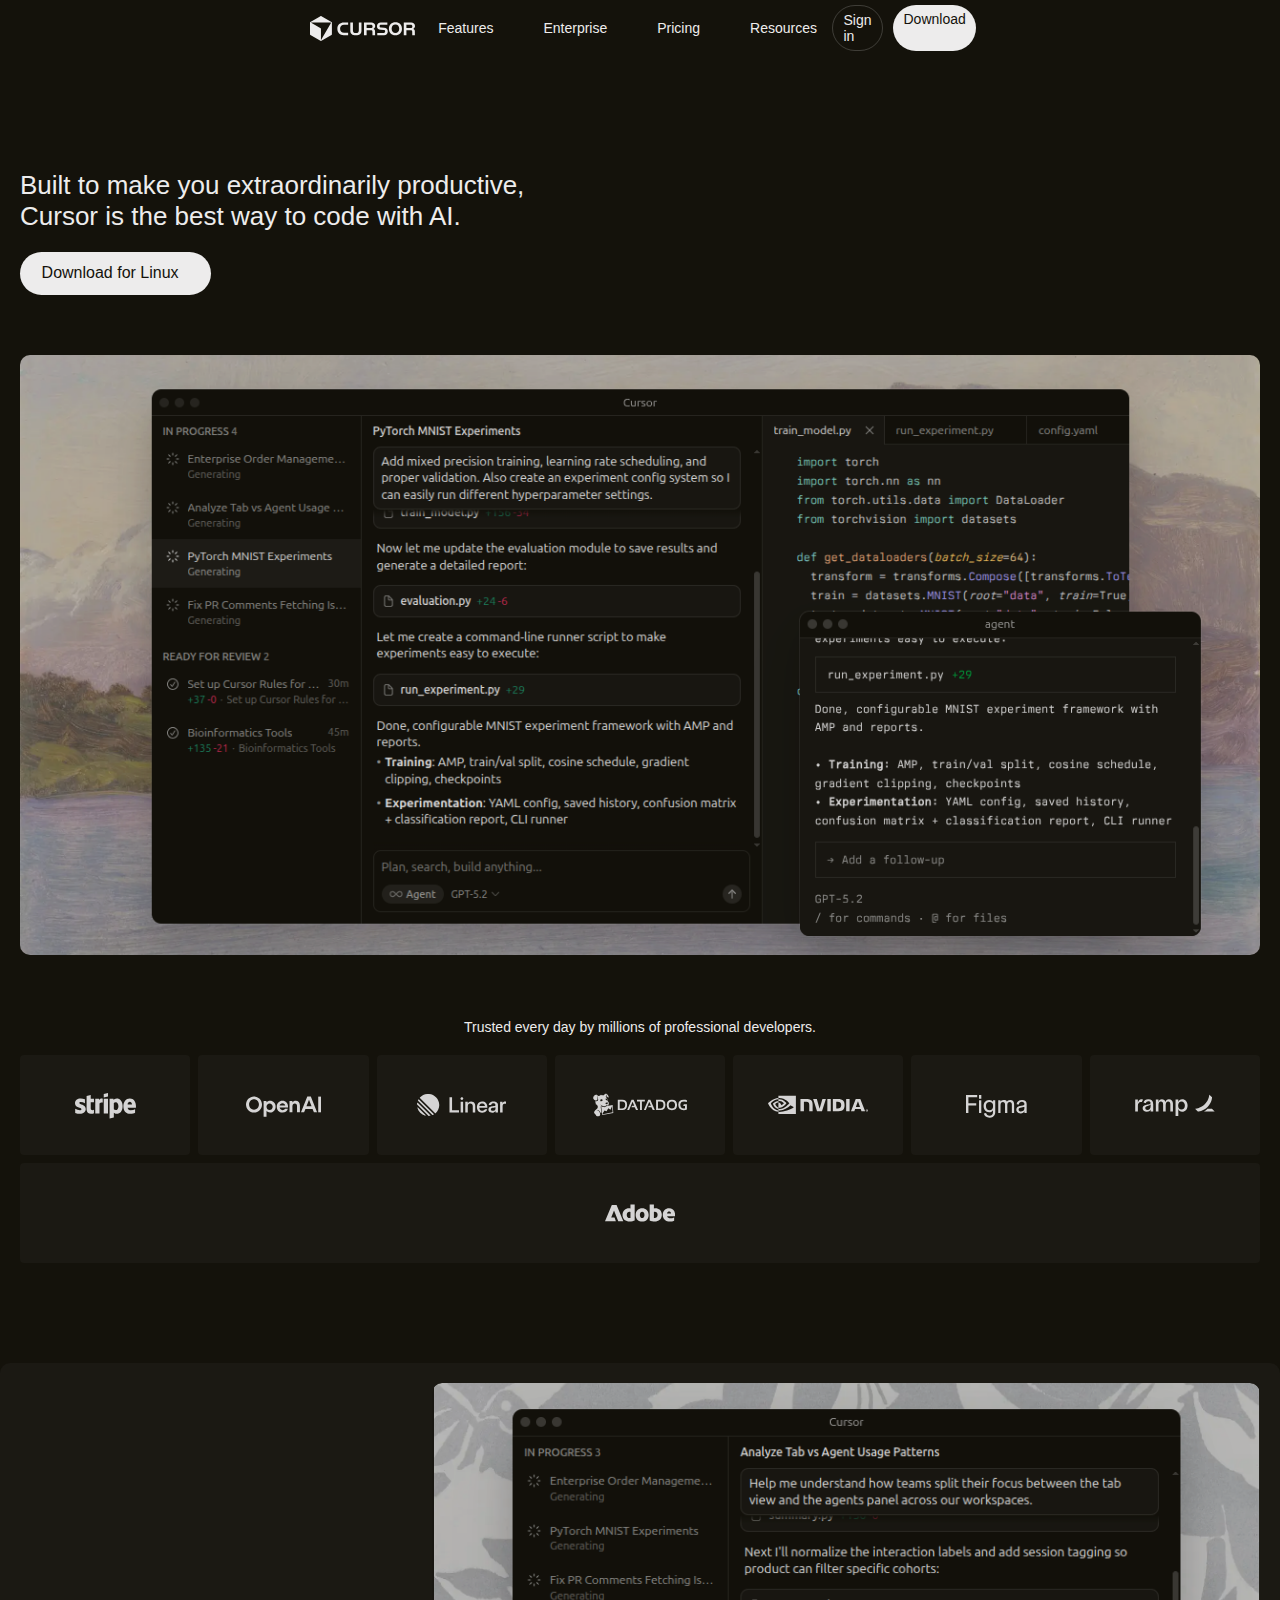
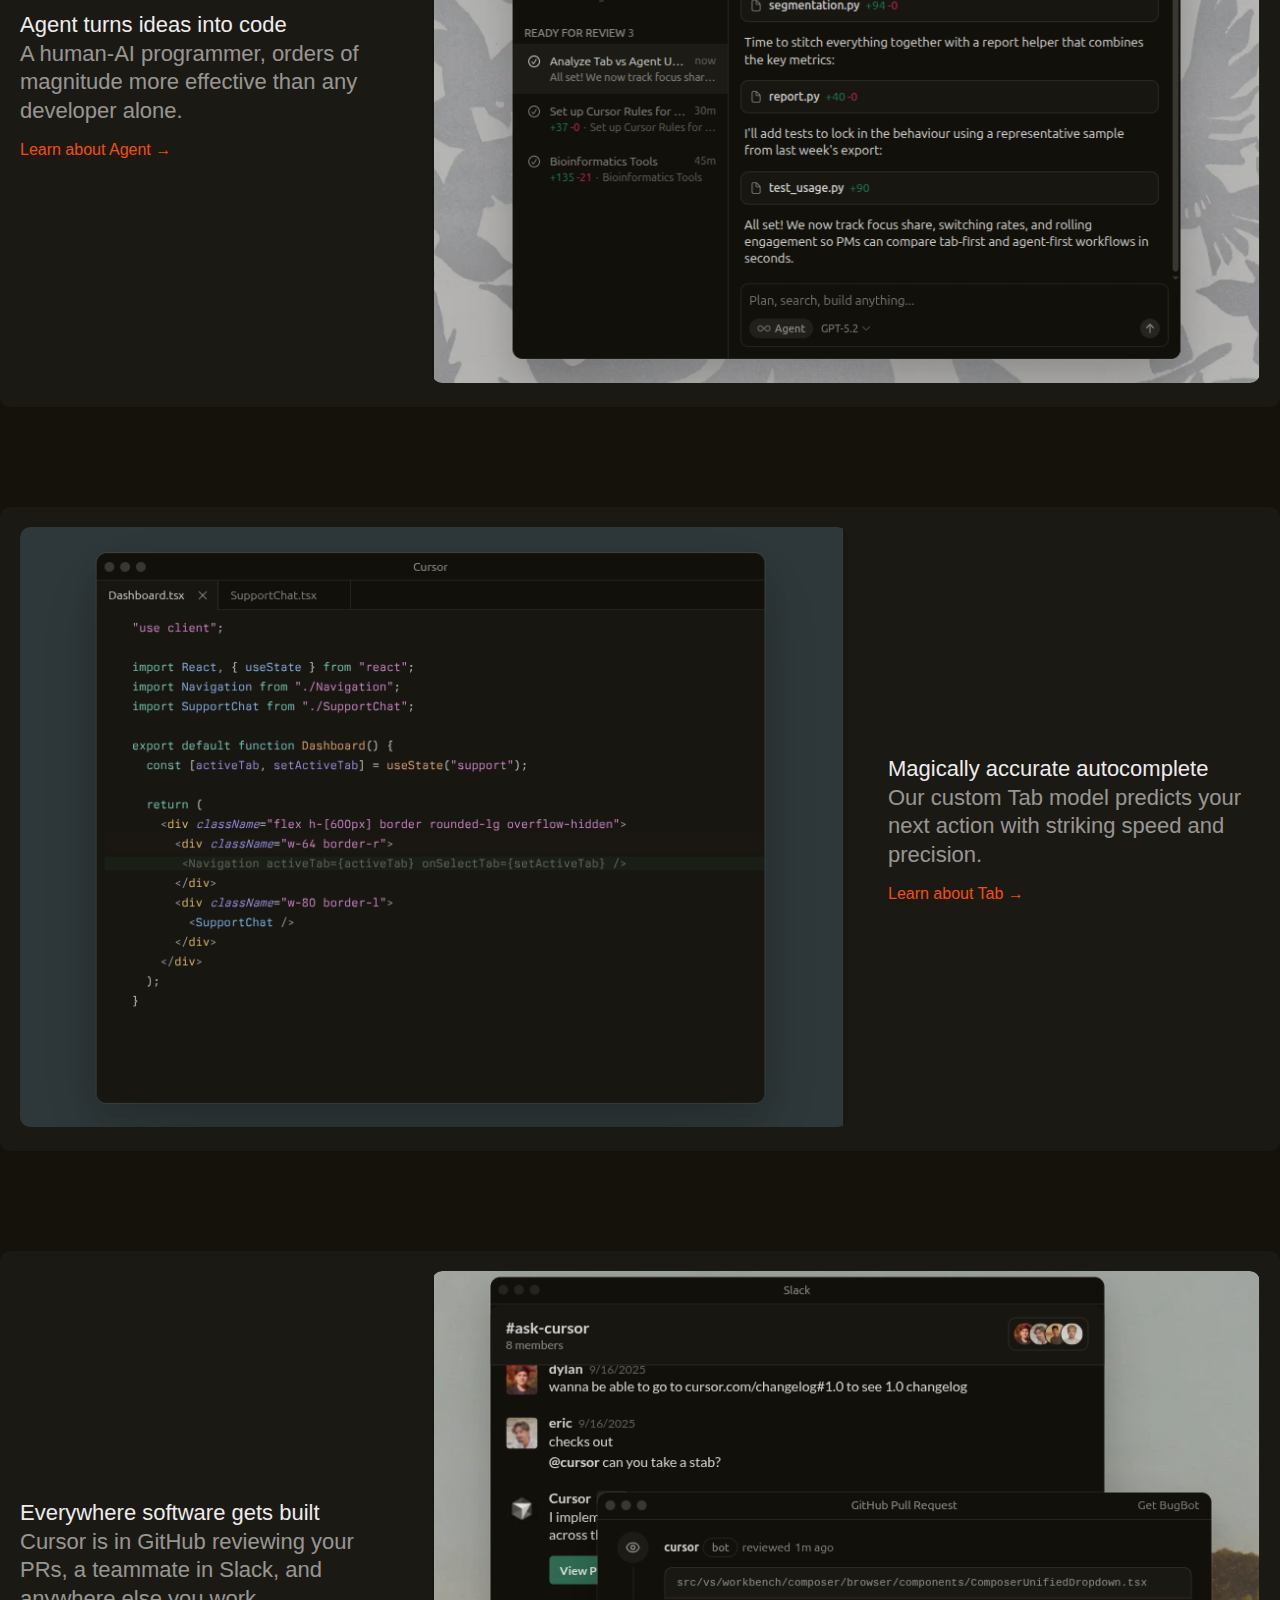
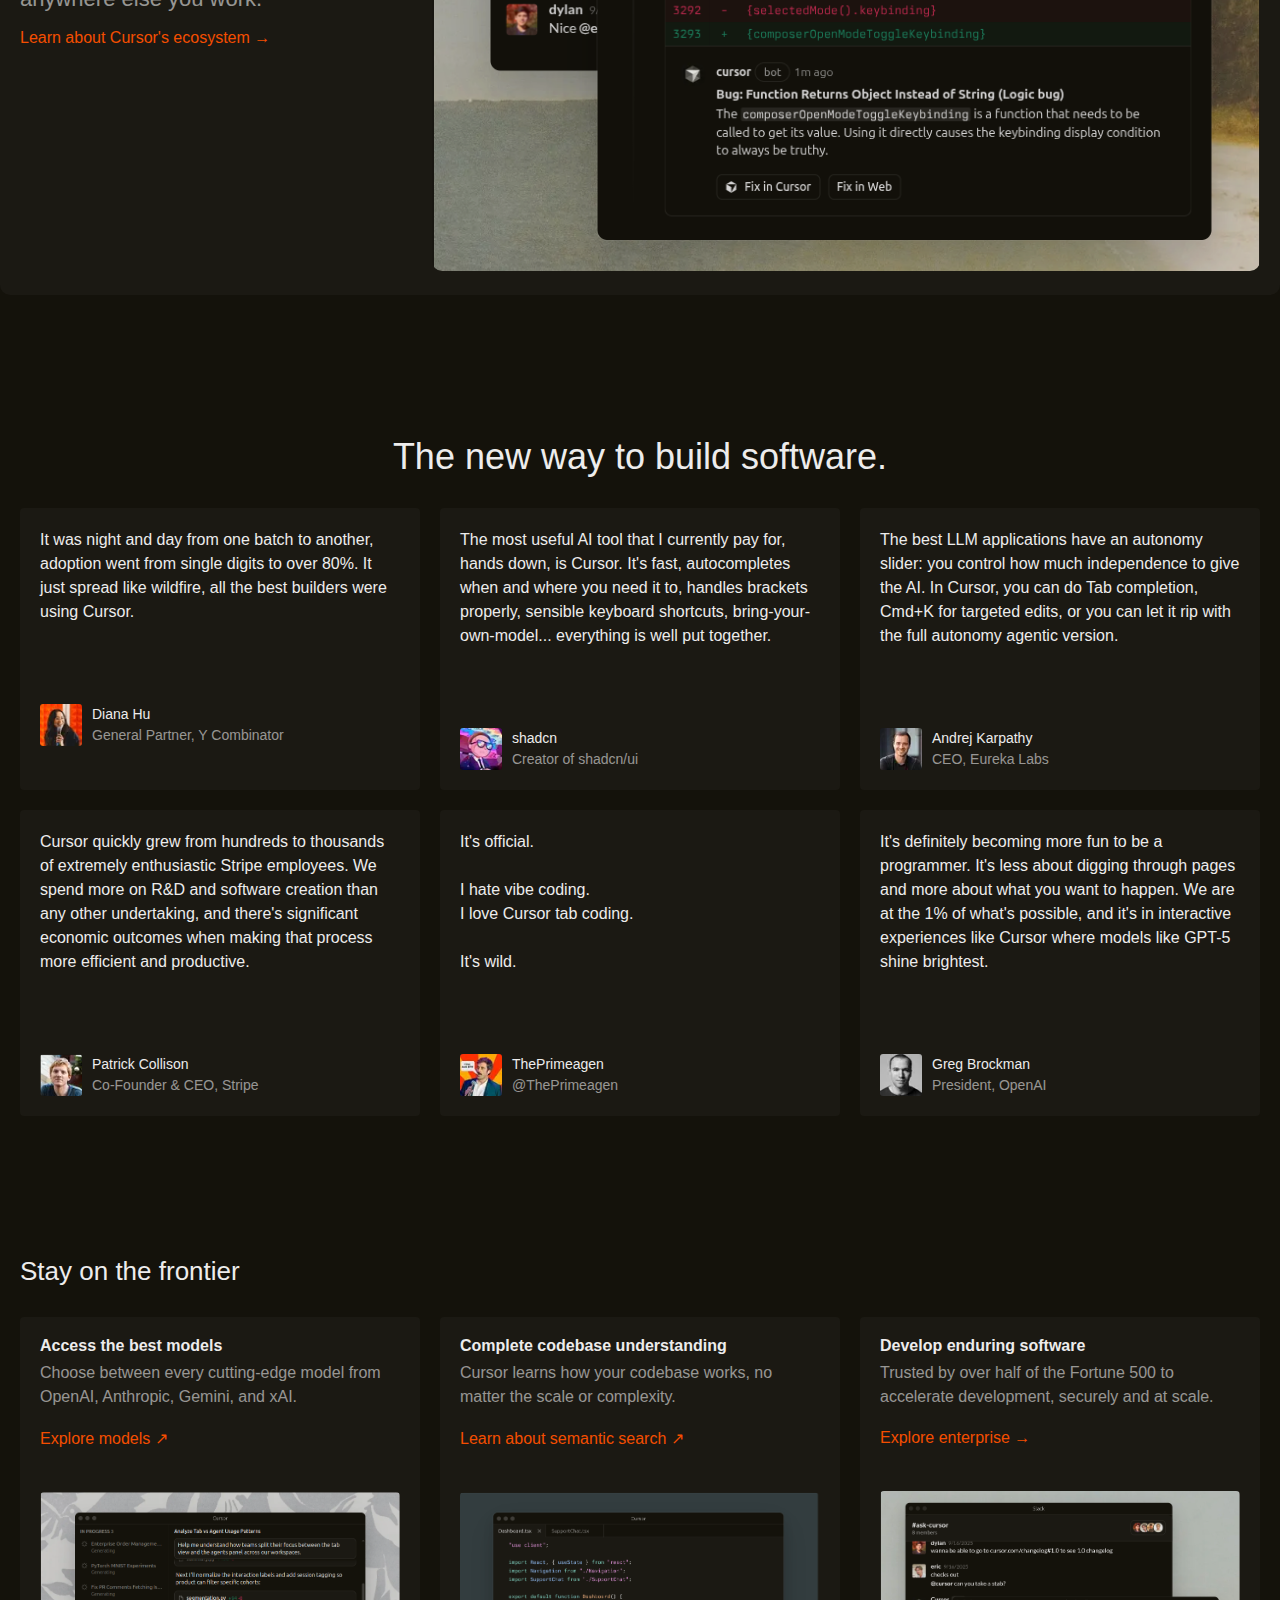
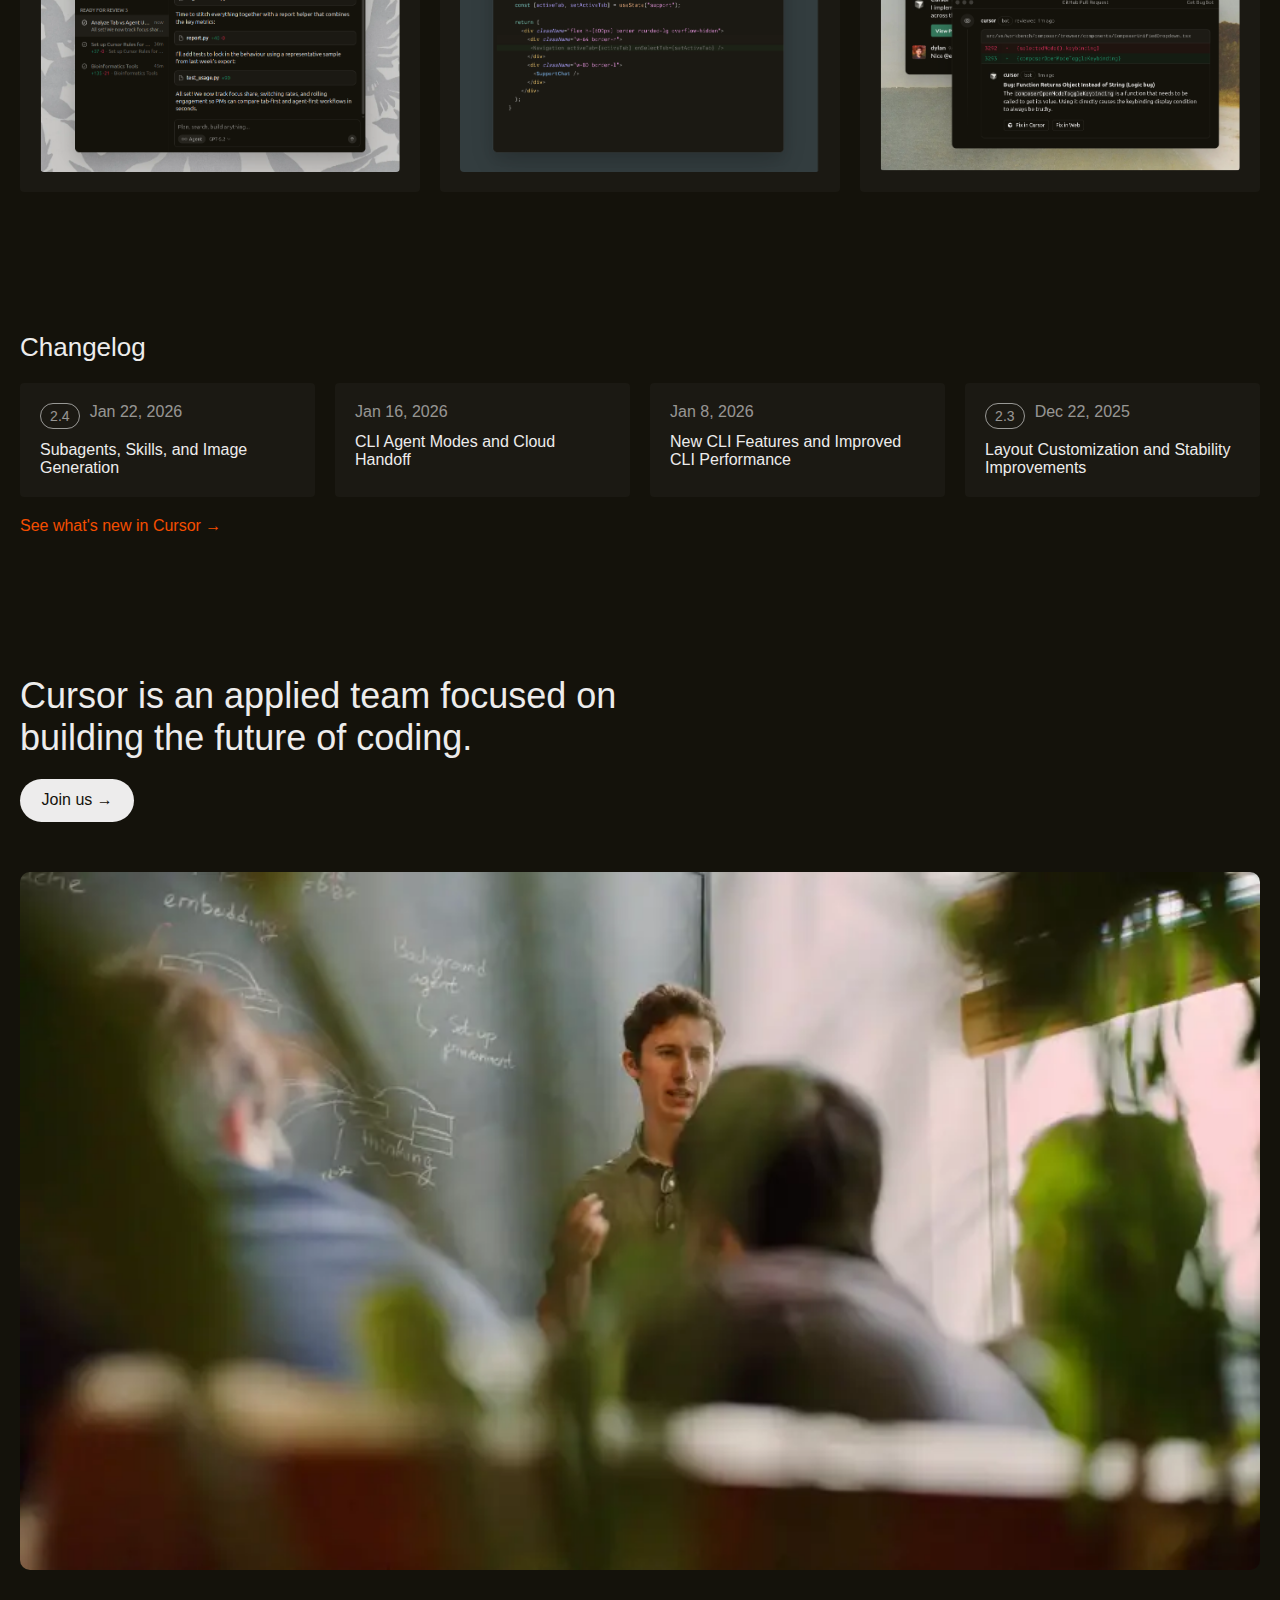
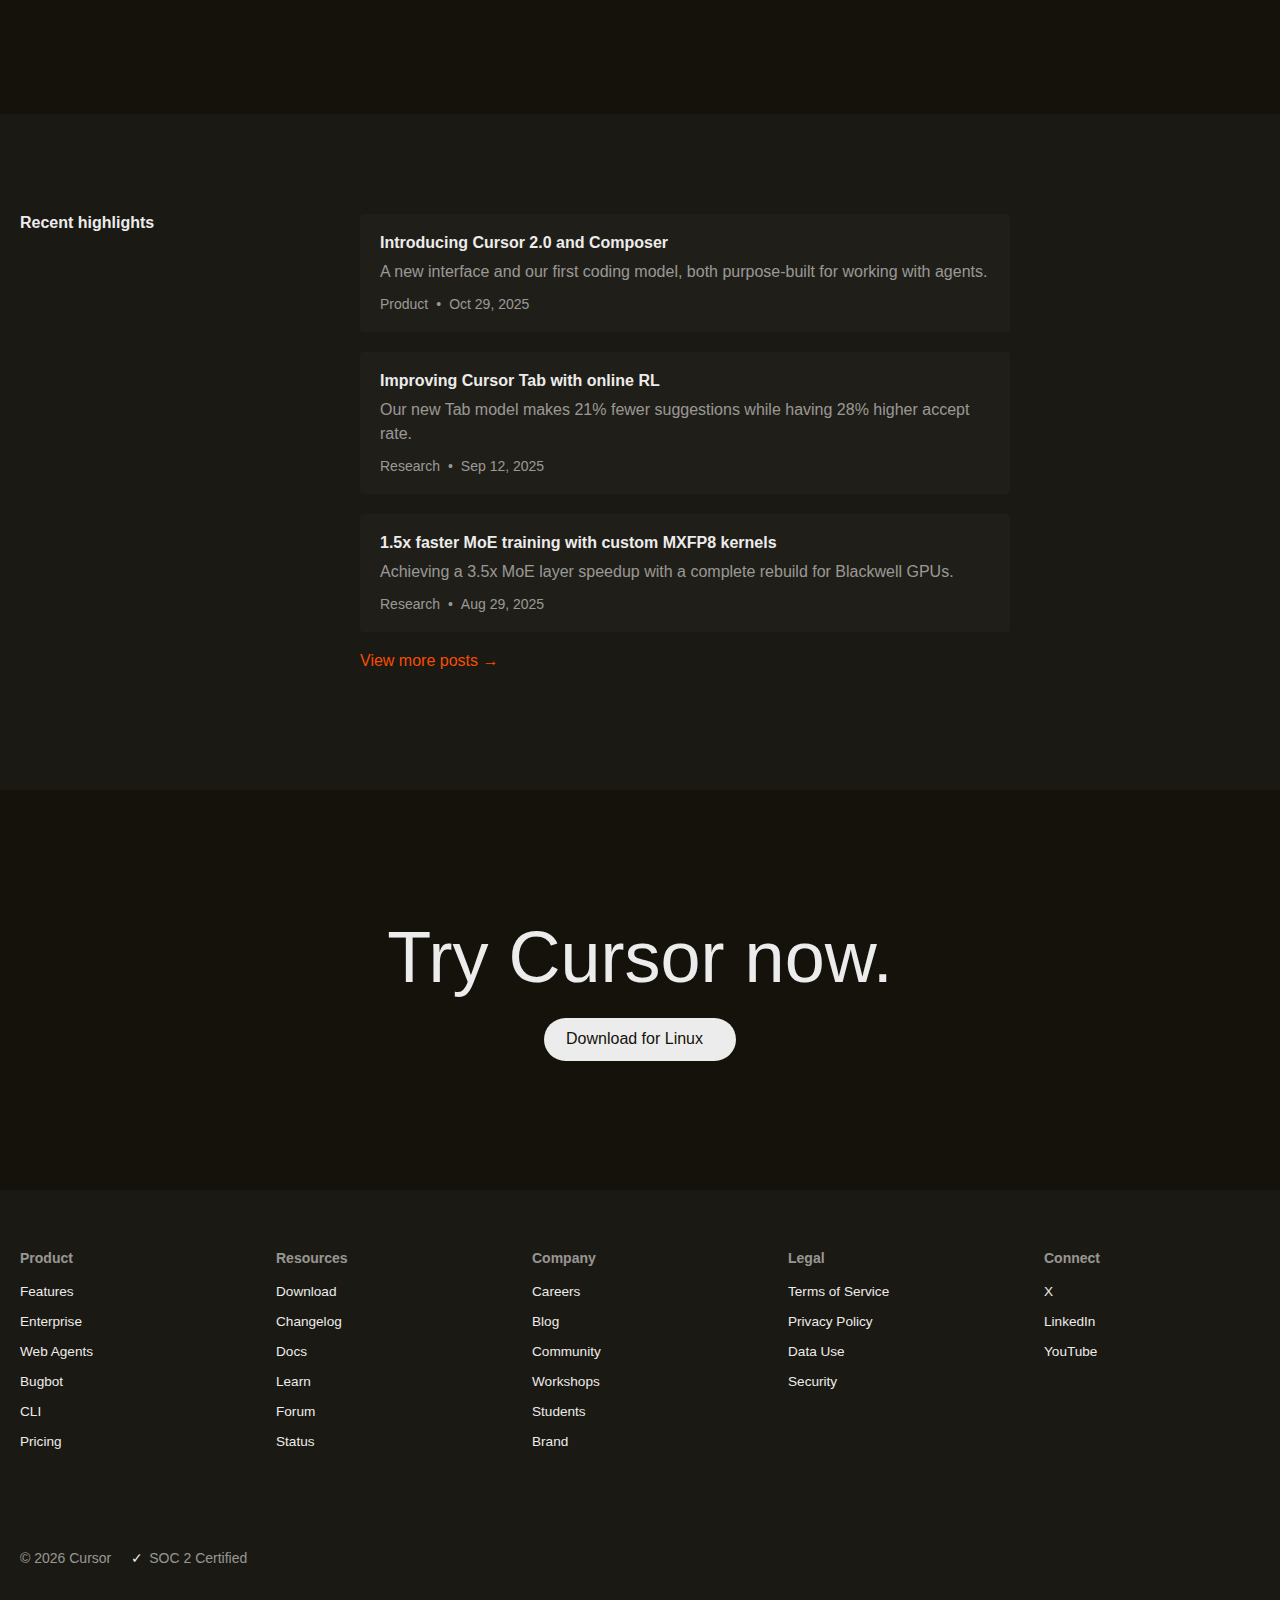
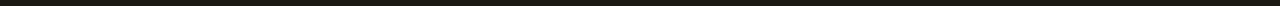
<file: dev-tool-landing-page-cursor/index.html>
<!DOCTYPE html>
<html lang="en">

<head>
  <meta charset="UTF-8">
  <meta name="viewport" content="width=device-width, initial-scale=1.0">
  <title>Cursor</title>
  <link rel="stylesheet" href="styles.css">
  <link rel="icon" type="image/svg+xml" href="./assets/logo/Icon.jpeg">
</head>

<body>
  <header class="header-container">
    <div class="header-logo">
      <img src="./assets/logo/logo.svg" alt="Icon" style="height: 25px; margin-right: 8px;">
    </div>

    <nav class="header-nav-list">
      <ul>
        <li><a href="#">Features</a></li>
        <li><a href="#">Enterprise</a></li>
        <li><a href="#">Pricing</a></li>
        <li><a href="#">Resources</a></li>
      </ul>
    </nav>

    <div class="auth-btn">
      <a class="btn-ghost">Sign in</a>
      <a class="btn">Download</a>
    </div>
  </header>

  <main class="hero-container">
    <div class="hero-container-head container">
      <h1>Built to make you extraordinarily productive, <br>
        Cursor is the best way to code with AI.</h1>
      <a class="large-btn" href="#">
        Download for Linux
        <div class="btn-icon">
          <span class="download-icon" aria-hidden="true">⤓</span>
        </div>
      </a>
    </div>

    <div class="hero-container-image container">
      <img alt="hero-image" src="./assets/hero-container/0.png" />
    </div>

    <div class="hero-container-collabration container">
      <h5>Trusted every day by millions of professional developers.</h5>
      <div class="hero-container-brand-logos">
        <div class="hero-container-brand-logos-card">
          <img src="./assets/logo/stripe.svg" alt="Stripe" />
        </div>
        <div class="hero-container-brand-logos-card">
          <img src="./assets/logo/openai.svg" alt="OpenAI" />
        </div>
        <div class="hero-container-brand-logos-card">
          <img src="./assets/logo/linear.svg" alt="Linear" />
        </div>
        <div class="hero-container-brand-logos-card">
          <img src="./assets/logo/datadog.svg" alt="Datadog" />
        </div>
        <div class="hero-container-brand-logos-card">
          <img src="./assets/logo/nvidia.svg" alt="Nvidia" />
        </div>
        <div class="hero-container-brand-logos-card">
          <img src="./assets/logo/figma.svg" alt="Figma" />
        </div>
        <div class="hero-container-brand-logos-card">
          <img src="./assets/logo/ramp.svg" alt="Ramp" />
        </div>
        <div class="hero-container-brand-logos-card">
          <img src="./assets/logo/adobe.svg" alt="Adobe" />
        </div>
      </div>
    </div>

    <div class="hero-container-agent container">
      <div class="hero-container-agent-left">
        <h3>Agent turns ideas into code</h3>
        <h3>A human-AI programmer, orders of magnitude more effective than any developer alone.</h3>
        <a href="#" class="btn-cta">Learn about Agent →</a>
      </div>
      <div class="hero-container-agent-right">
        <img src="./assets/hero-container/1.png" alt="Feature" />
      </div>
    </div>

    <div class="hero-container-agent container">
      <div class="hero-container-agent-right">
        <img src="./assets/hero-container/2.png" alt="Feature" />
      </div>
      <div class="hero-container-agent-left">
        <h3>Magically accurate autocomplete</h3>
        <h3>Our custom Tab model predicts your next action with striking speed and precision.</h3>
        <a href="#" class="btn-cta">Learn about Tab →</a>
      </div>
    </div>

    <div class="hero-container-agent container">
      <div class="hero-container-agent-left">
        <h3>Everywhere software gets built</h3>
        <h3>Cursor is in GitHub reviewing your PRs, a teammate in Slack, and anywhere else you work.</h3>
        <a href="#" class="btn-cta">Learn about Cursor's ecosystem →</a>
      </div>
      <div class="hero-container-agent-right">
        <img src="./assets/hero-container/3.png" alt="Feature" />
      </div>
    </div>

    <div class="hero-container-testimonials container">
      <h2>The new way to build software.</h2>
      <div class="hero-container-testimonials-grid">
        <div class="cards">
          <figure>
            <blockquote>
              <p>It was night and day from one batch to another, adoption went from single digits to over 80%.
                It just spread like wildfire, all the best builders were using Cursor.</p>
            </blockquote>
          </figure>
          <div class="card-footer">
            <img src="./assets/avatar/1.webp" alt="Diana Hu" class="avatar-image" />
            <div class="card-footer-details">
              <p>Diana Hu</p>
              <p>General Partner, Y Combinator</p>
            </div>
          </div>
        </div>
        <div class="cards">
          <figure>
            <blockquote>
              <p>The most useful AI tool that I currently pay for, hands down, is Cursor. It's fast,
                autocompletes when and where you need it to, handles brackets properly, sensible keyboard shortcuts,
                bring-your-own-model... everything is well put together.</p>
            </blockquote>
          </figure>
          <div class="card-footer">
            <img src="./assets/avatar/2.webp" alt="shadcn" class="avatar-image" />
            <div class="card-footer-details">
              <p>shadcn</p>
              <p>Creator of shadcn/ui</p>
            </div>
          </div>
        </div>
        <div class="cards">
          <figure>
            <blockquote>
              <p>The best LLM applications have an autonomy slider: you control how much independence to
                give the AI. In Cursor, you can do Tab completion, Cmd+K for targeted edits, or you can let it rip
                with the full autonomy agentic version.</p>
            </blockquote>
          </figure>
          <div class="card-footer">
            <img src="./assets/avatar/3.webp" alt="Andrej Karpathy" class="avatar-image" />
            <div class="card-footer-details">
              <p>Andrej Karpathy</p>
              <p>CEO, Eureka Labs</p>
            </div>
          </div>
        </div>
        <div class="cards">
          <figure>
            <blockquote>
              <p>Cursor quickly grew from hundreds to thousands of extremely enthusiastic Stripe
                employees. We spend more on R&D and software creation than any other undertaking, and there's
                significant economic outcomes when making that process more efficient and productive.</p>
            </blockquote>
          </figure>
          <div class="card-footer">
            <img src="./assets/avatar/4.webp" alt="Patrick Collison" class="avatar-image" />
            <div class="card-footer-details">
              <p>Patrick Collison</p>
              <p>Co‑Founder & CEO, Stripe</p>
            </div>
          </div>
        </div>
        <div class="cards">
          <figure>
            <blockquote>
              <p>It's official. <br> <br>I hate vibe coding. <br>I love Cursor tab coding. <br><br>It's wild.</p>
            </blockquote>
          </figure>
          <div class="card-footer">
            <img src="./assets/avatar/5.webp" alt="ThePrimeagen" class="avatar-image" />
            <div class="card-footer-details">
              <p>ThePrimeagen</p>
              <p>@ThePrimeagen</p>
            </div>
          </div>
        </div>
        <div class="cards">
          <figure>
            <blockquote>
              <p>It's definitely becoming more fun to be a programmer. It's less about digging through
                pages and more about what you want to happen. We are at the 1% of what's possible, and it's in
                interactive experiences like Cursor where models like GPT-5 shine brightest.</p>
            </blockquote>
          </figure>
          <div class="card-footer">
            <img src="./assets/avatar/6.webp" alt="Greg Brockman" class="avatar-image" />
            <div class="card-footer-details">
              <p>Greg Brockman</p>
              <p>President, OpenAI</p>
            </div>
          </div>
        </div>
      </div>
    </div>

    <div class="hero-container-new-features container">
      <h2>Stay on the frontier</h2>
      <div class="hero-container-new-features-grid">
        <div class="hero-container-new-features-card">
          <h3>Access the best models</h3>
          <p>Choose between every cutting-edge model from OpenAI, Anthropic, Gemini, and xAI.</p>
          <span class="btn-tertiary">Explore models ↗</span>
          <img src="./assets/hero-container/1.png" alt="Models" class="card-image" />
        </div>
        <div class="hero-container-new-features-card">
          <h3>Complete codebase understanding</h3>
          <p>Cursor learns how your codebase works, no matter the scale or complexity.</p>
          <span class="btn-tertiary">Learn about semantic search ↗</span>
          <img src="./assets/hero-container/2.png" alt="Codebase Understanding" class="card-image" />
        </div>
        <div class="hero-container-new-features-card">
          <h3>Develop enduring software</h3>
          <p>Trusted by over half of the Fortune 500 to accelerate development, securely and at scale.</p>
          <span class="btn-tertiary">Explore enterprise →</span>
          <img src="./assets/hero-container/3.png" alt="Enterprise" class="card-image" />
        </div>
      </div>
    </div>

    <div class="hero-container-changelog container">
      <h2>Changelog</h2>
      <div class="hero-container-changelog-grid">
        <div class="hero-container-changelog-card">
          <div class="hero-container-changelog-card-header">
            <span class="version-label">2.4</span>
            <span class="date-label">Jan 22, 2026</span>
          </div>
          <p>Subagents, Skills, and Image Generation</p>
        </div>
        <div class="hero-container-changelog-card">
          <div class="hero-container-changelog-card-header">
            <span class="date-label">Jan 16, 2026</span>
          </div>
          <p>CLI Agent Modes and Cloud Handoff</p>
        </div>
        <div class="hero-container-changelog-card">
          <div class="hero-container-changelog-card-header">
            <span class="date-label">Jan 8, 2026</span>
          </div>
          <p>New CLI Features and Improved CLI Performance</p>
        </div>
        <div class="hero-container-changelog-card">
          <div class="hero-container-changelog-card-header">
            <span class="version-label">2.3</span>
            <span class="date-label">Dec 22, 2025</span>
          </div>
          <p>Layout Customization and Stability Improvements</p>
        </div>
      </div>
      <a href="#" class="btn-cta">See what's new in Cursor →</a>
    </div>

    <div class="hero-container-cta-join container">
      <div class="hero-container-cta-join-content">
        <h2>Cursor is an applied team focused on building the future of coding.</h2>
        <a class="large-btn" href="#">Join us →</a>
      </div>
      <img src="./assets/card-placeholder/4.webp" alt="Team" class="team-photo" />
    </div>

    <div class="hero-containe-recent-highlights-container">
      <div class="container hero-containe-recent-highlights">
        <h2>Recent highlights</h2>
        <div class="hero-containe-recent-highlights-content">
          <div class="hero-containe-recent-highlights-card">
            <h3>Introducing Cursor 2.0 and Composer</h3>
            <p>A new interface and our first coding model, both purpose-built for working with agents.</p>
            <div class="card-meta">
              <span>Product</span>
              <span>•</span>
              <span>Oct 29, 2025</span>
            </div>
          </div>
          <div class="hero-containe-recent-highlights-card">
            <h3>Improving Cursor Tab with online RL</h3>
            <p>Our new Tab model makes 21% fewer suggestions while having 28% higher accept rate.</p>
            <div class="card-meta">
              <span>Research</span>
              <span>•</span>
              <span>Sep 12, 2025</span>
            </div>
          </div>
          <div class="hero-containe-recent-highlights-card">
            <h3>1.5x faster MoE training with custom MXFP8 kernels</h3>
            <p>Achieving a 3.5x MoE layer speedup with a complete rebuild for Blackwell GPUs.</p>
            <div class="card-meta">
              <span>Research</span>
              <span>•</span>
              <span>Aug 29, 2025</span>
            </div>
          </div>
          <a href="#" class="btn-tertiary">View more posts →</a>
        </div>
      </div>
    </div>

    <div class="hero-containe-cta-container">
      <h3>Try Cursor now.</h3>
      <a class="large-btn" href="#">
        Download for Linux
        <div class="btn-icon">
          <span class="download-icon" aria-hidden="true">⤓</span>
        </div>
      </a>
    </div>
  </main>

  <footer class="footer-container">
    <div class="footer-links container">
      <div class="footer-column">
        <h4>Product</h4>
        <ul>
          <li><a href="#">Features</a></li>
          <li><a href="#">Enterprise</a></li>
          <li><a href="#">Web Agents</a></li>
          <li><a href="#">Bugbot</a></li>
          <li><a href="#">CLI</a></li>
          <li><a href="#">Pricing</a></li>
        </ul>
      </div>
      <div class="footer-column">
        <h4>Resources</h4>
        <ul>
          <li><a href="#">Download</a></li>
          <li><a href="#">Changelog</a></li>
          <li><a href="#">Docs</a></li>
          <li><a href="#">Learn</a></li>
          <li><a href="#">Forum</a></li>
          <li><a href="#">Status</a></li>
        </ul>
      </div>
      <div class="footer-column">
        <h4>Company</h4>
        <ul>
          <li><a href="#">Careers</a></li>
          <li><a href="#">Blog</a></li>
          <li><a href="#">Community</a></li>
          <li><a href="#">Workshops</a></li>
          <li><a href="#">Students</a></li>
          <li><a href="#">Brand</a></li>
        </ul>
      </div>
      <div class="footer-column">
        <h4>Legal</h4>
        <ul>
          <li><a href="#">Terms of Service</a></li>
          <li><a href="#">Privacy Policy</a></li>
          <li><a href="#">Data Use</a></li>
          <li><a href="#">Security</a></li>
        </ul>
      </div>
      <div class="footer-column">
        <h4>Connect</h4>
        <ul>
          <li><a href="#">X</a></li>
          <li><a href="#">LinkedIn</a></li>
          <li><a href="#">YouTube</a></li>
        </ul>
      </div>
    </div>
    <div class="footer-bottom container">
      <div class="footer-bottom-left">
        <span>© 2026 Cursor</span>
        <span class="soc-certified">
          <span>✓</span>
          <span>SOC 2 Certified</span>
        </span>
      </div>
    </div>
  </footer>
</body>

</html>
</file>
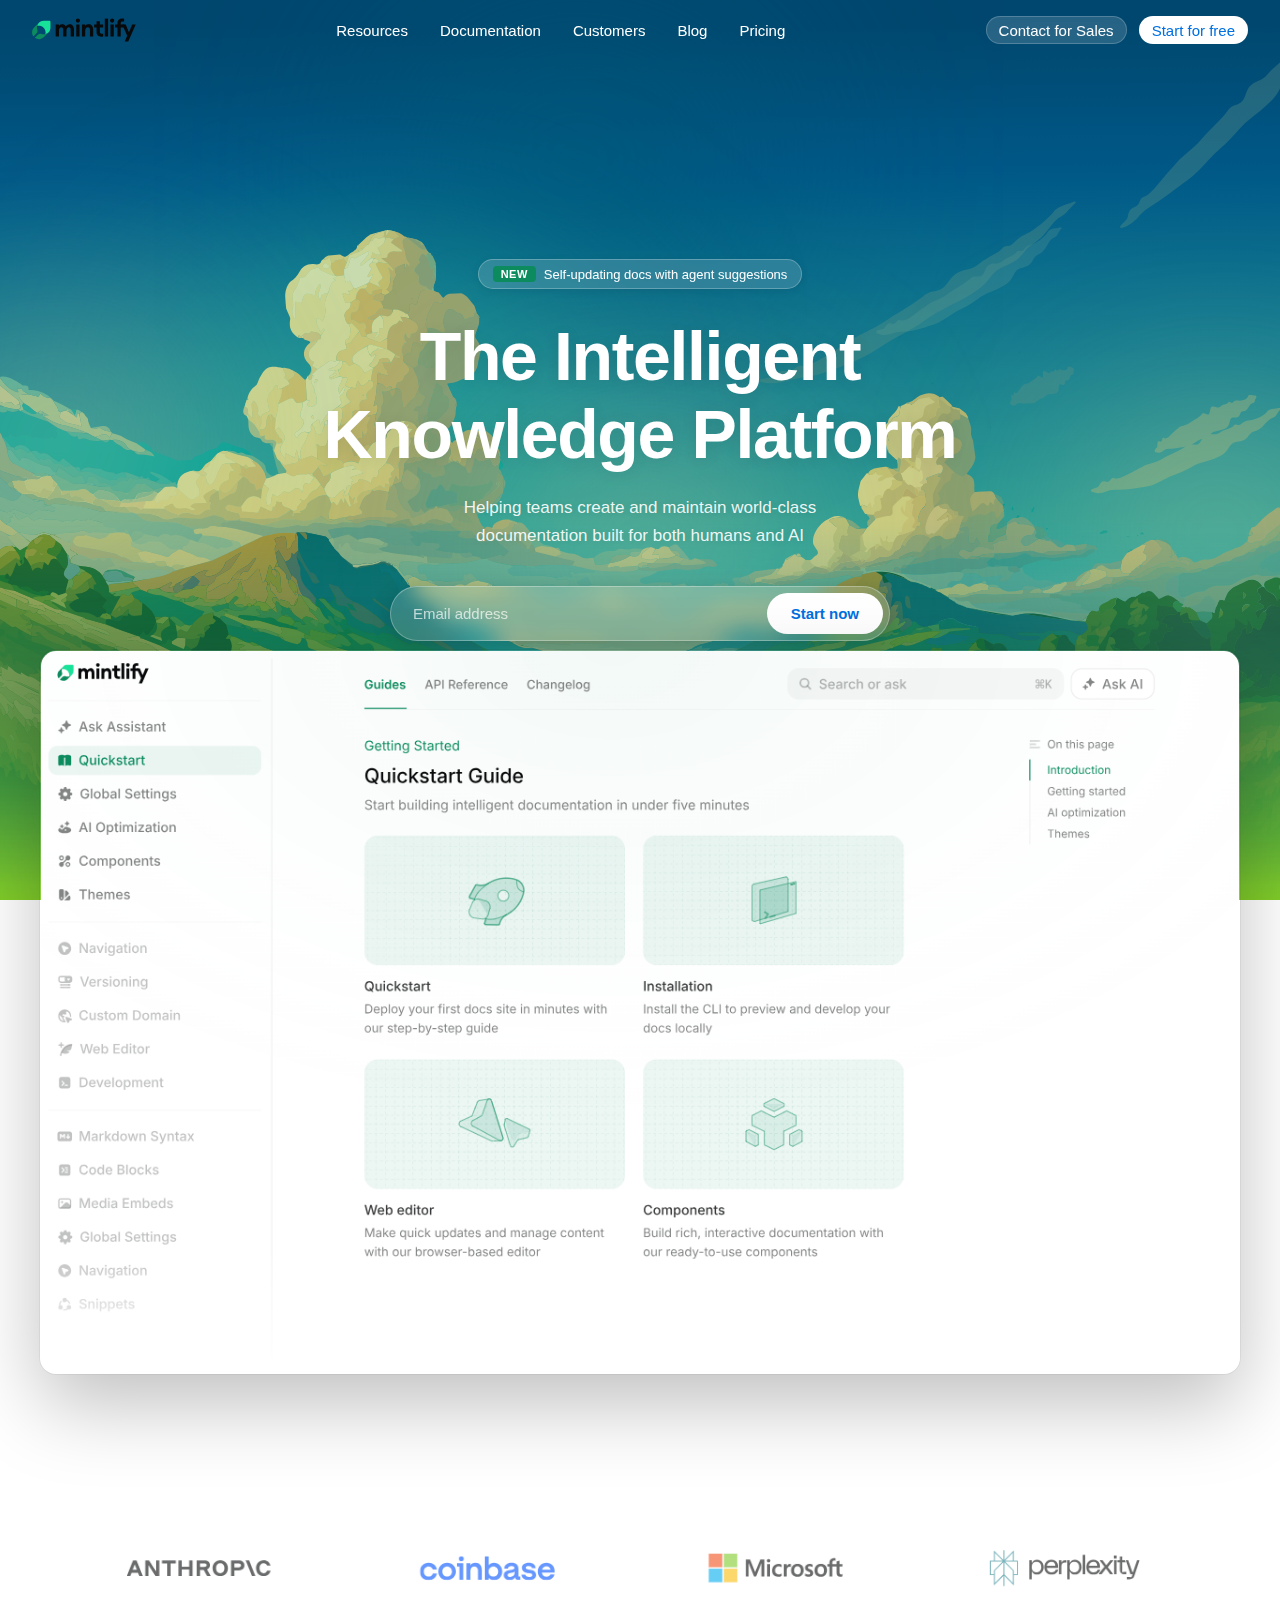
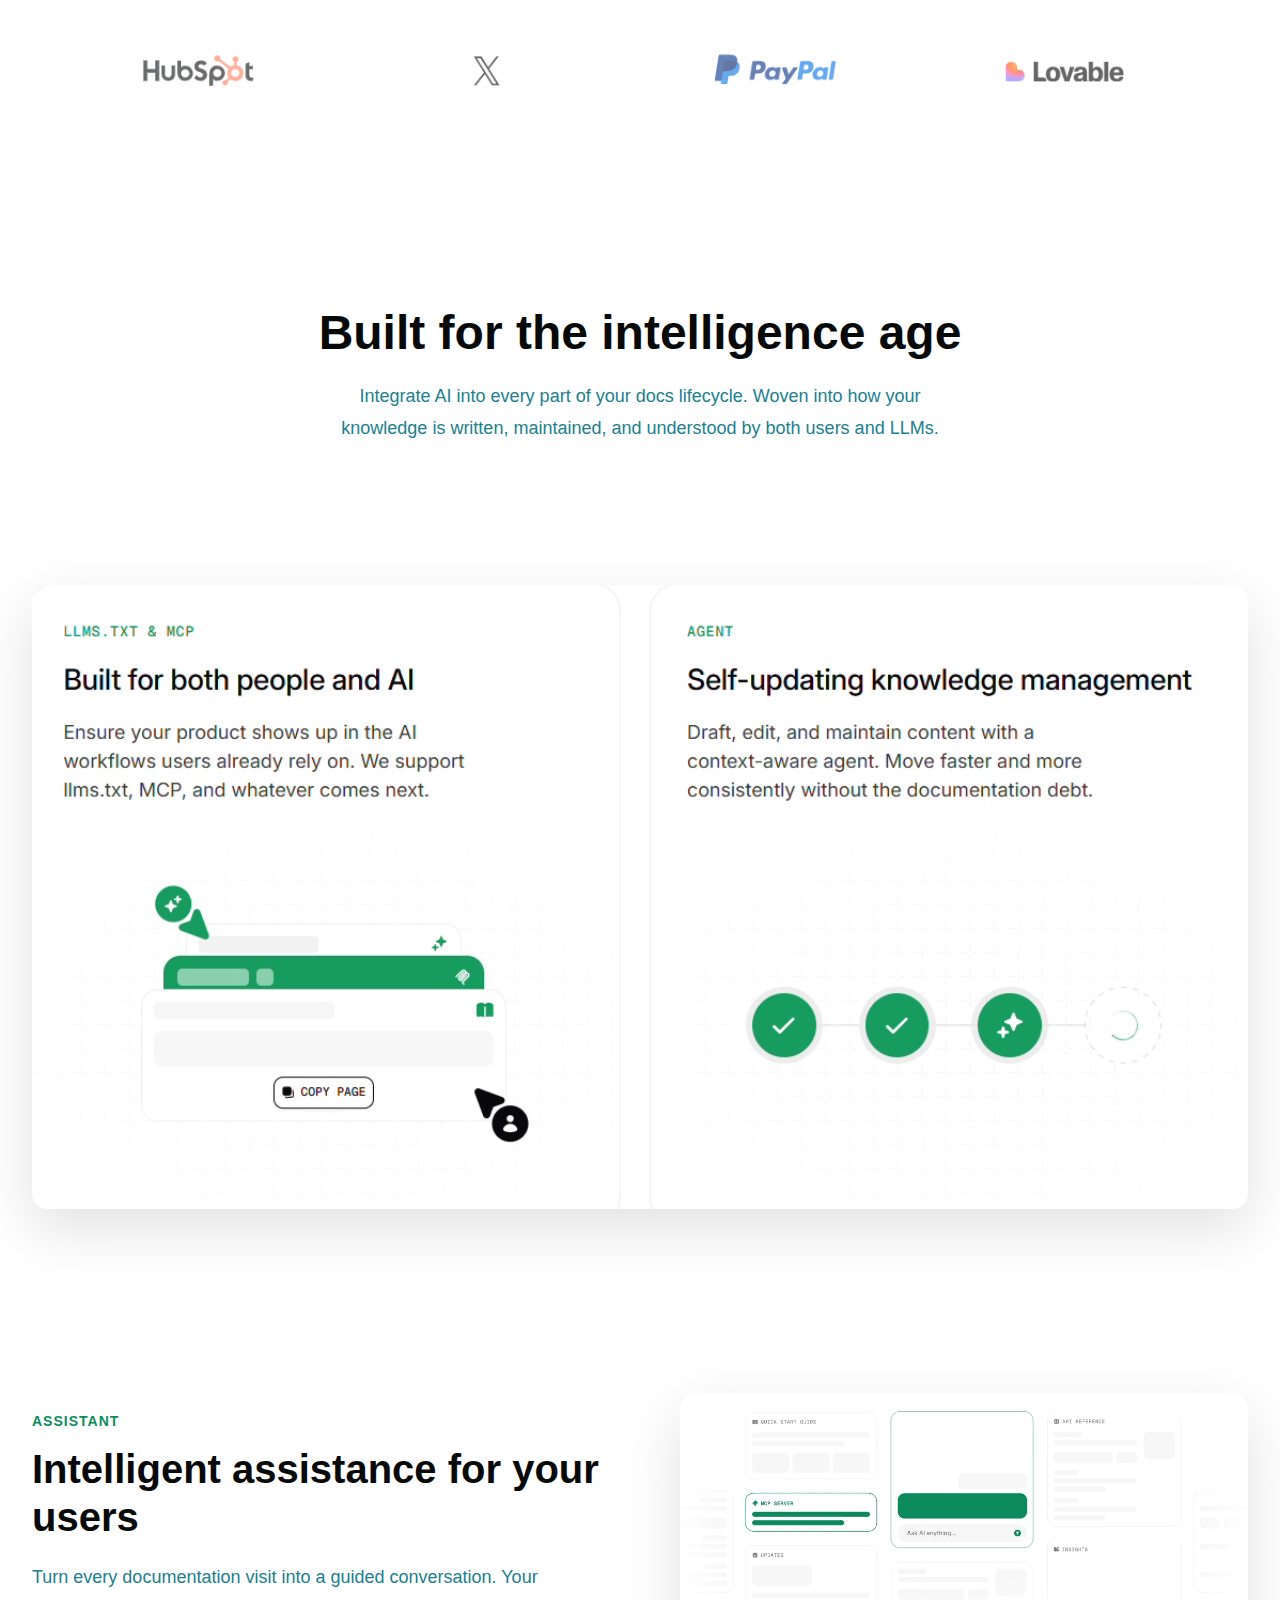
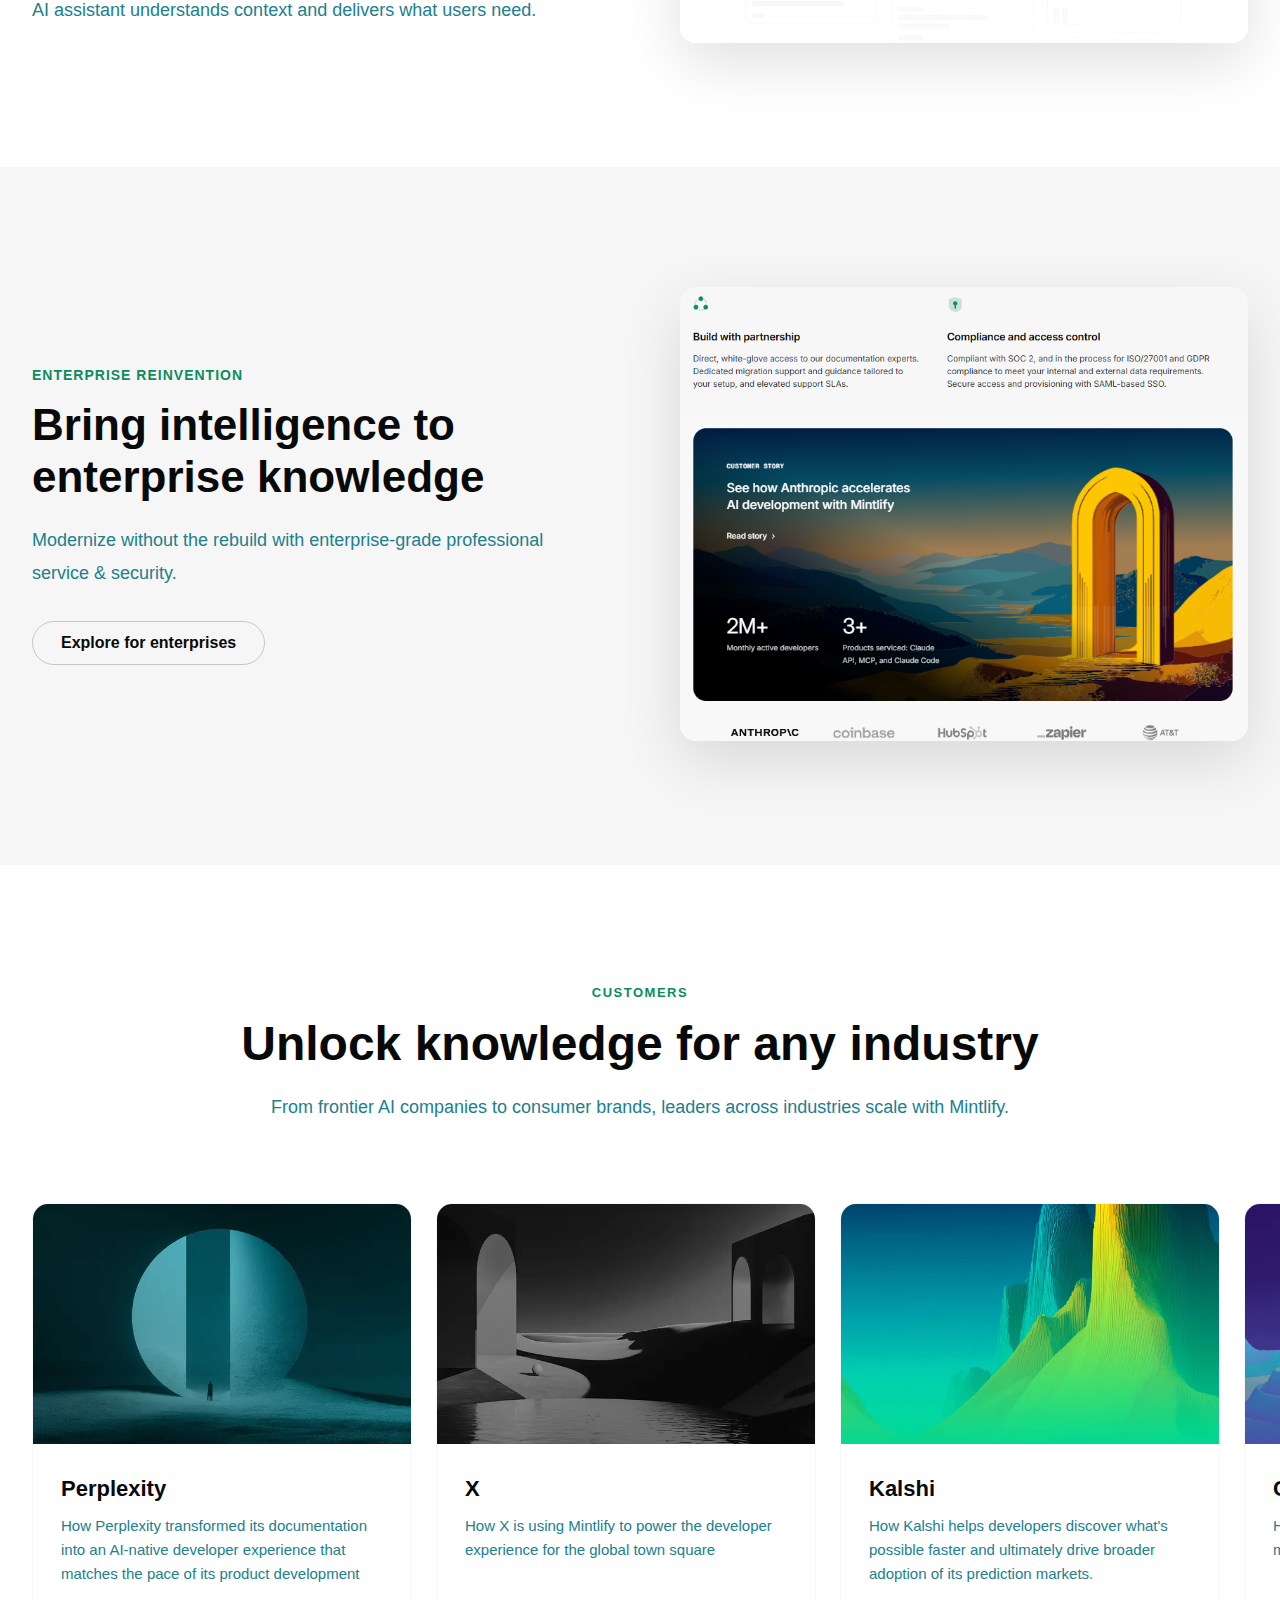
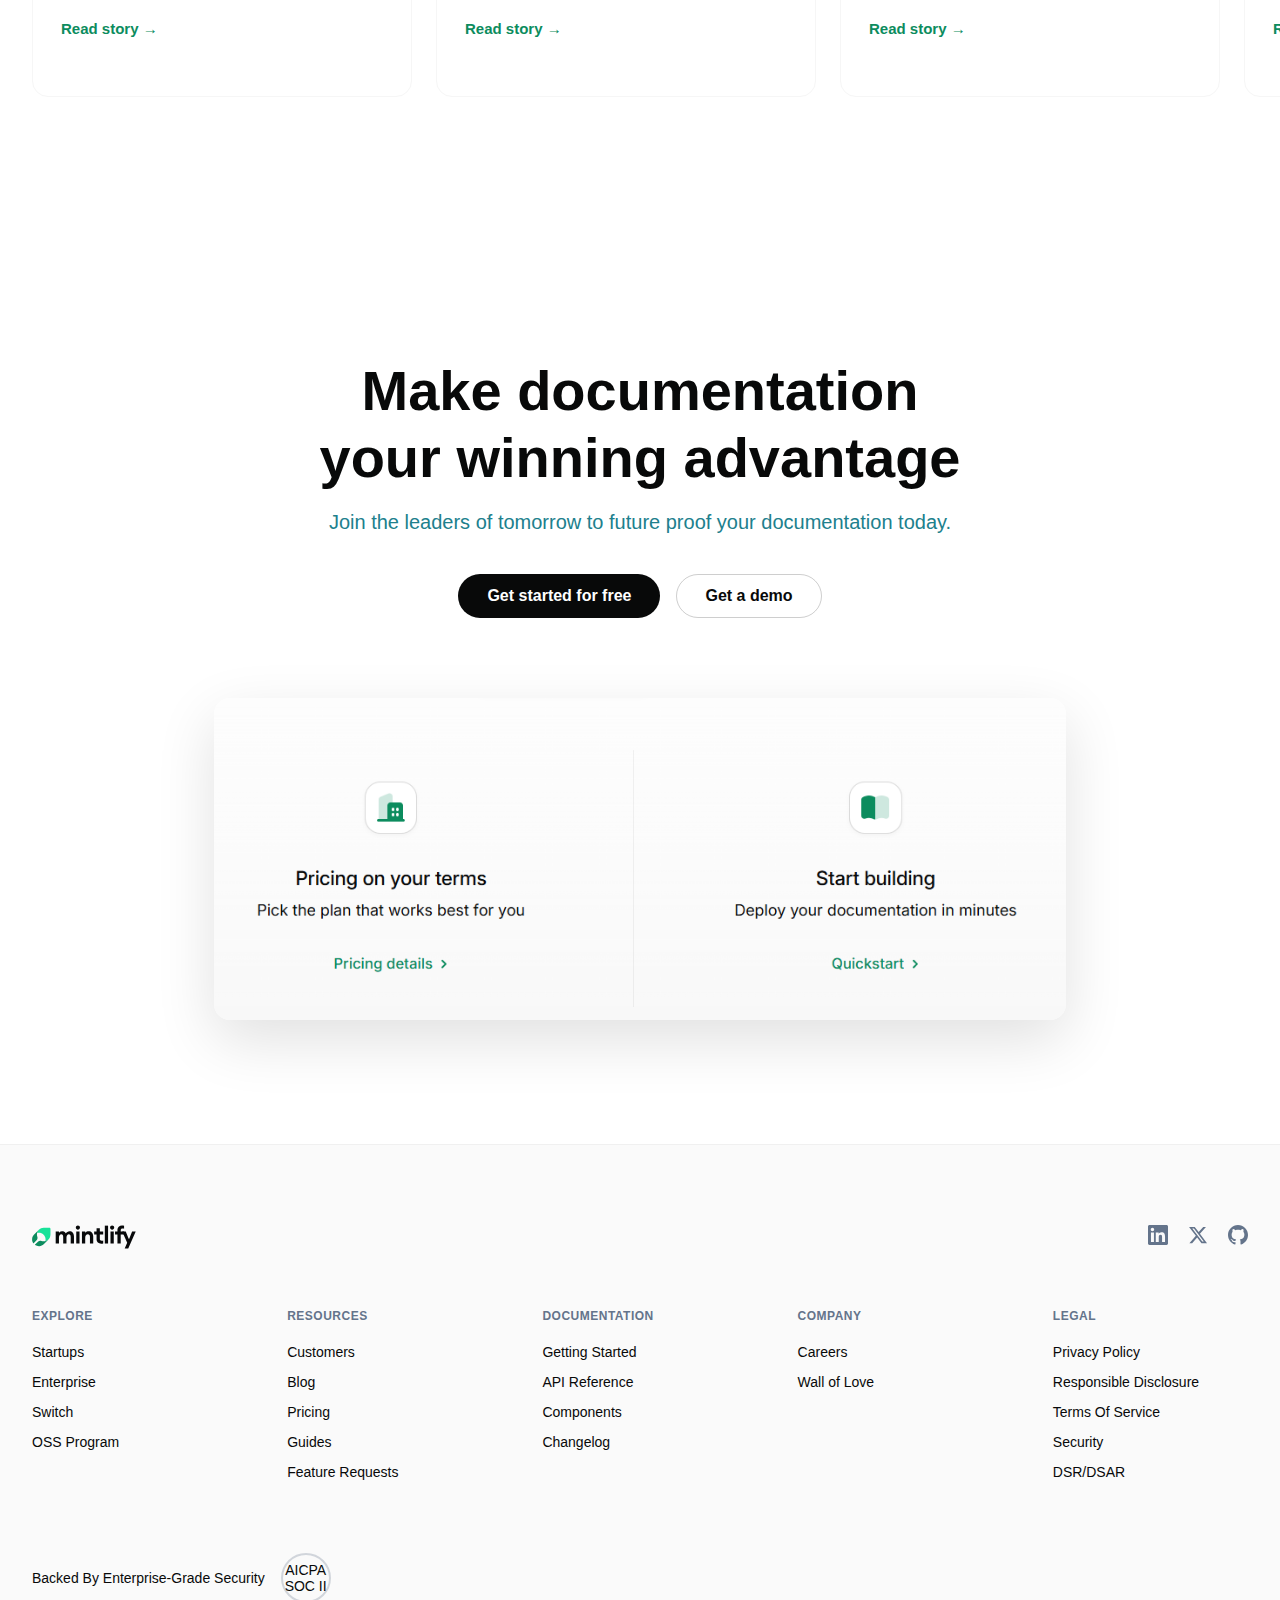
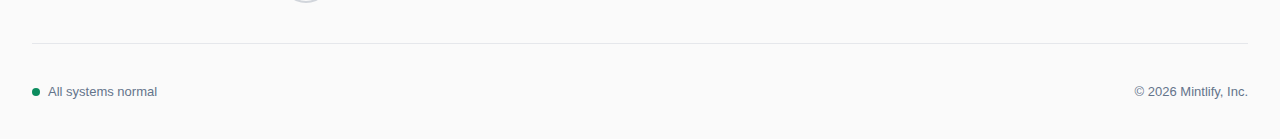
<file: documentation-website-mintlify/index.html>
<!DOCTYPE html>
<html lang="en">
<head>
    <meta charset="UTF-8">
    <meta name="viewport" content="width=device-width, initial-scale=1.0">
    <title>Mintlify - The Intelligent Knowledge Platform</title>
    <link rel="stylesheet" href="styles.css">
    <link rel="icon" href="assets/mintlify-icon.svg" type="image/x-icon">
</head>
<body>
    <header class="header">
        <div class="container">
            <div class="header-content">
                <div class="logo">
                    <img src="assets/mintlify-wordmark.svg" alt="Mintlify" class="logo-img">
                </div>
                <nav class="nav">
                    <a href="#resources">Resources</a>
                    <a href="#documentation">Documentation</a>
                    <a href="#customers">Customers</a>
                    <a href="#blog">Blog</a>
                    <a href="#pricing">Pricing</a>
                </nav>
                <div class="header-buttons">
                    <button class="btn-secondary">Contact for Sales</button>
                    <button class="btn-primary">Start for free</button>
                </div>
            </div>
        </div>
    </header>

    <section class="hero">
        <div class="hero-bg"></div>
        <div class="container">
            <div class="hero-content">
                <div class="hero-badge">
                    <span class="badge-new">NEW</span>
                    <span>Self-updating docs with agent suggestions</span>
                </div>
                <h1 class="hero-title">
                    The Intelligent<br>Knowledge Platform
                </h1>
                <p class="hero-subtitle">
                    Helping teams create and maintain world-class<br>
                    documentation built for both humans and AI
                </p>
                <div class="hero-form">
                    <input type="email" placeholder="Email address" class="email-input">
                    <button class="btn-submit">Start now</button>
                </div>
            </div>
        </div>
    </section>

    <section class="dashboard-preview">
        <div class="container">
            <img src="assets/dashboard.png" alt="Dashboard Preview" class="dashboard-img">
        </div>
    </section>

    <section class="trusted-section">
        <div class="container">
            <img src="assets/trustedcompany.png" alt="Trusted by leading companies" class="trusted-img">
        </div>
    </section>

    <section class="intelligence-section">
        <div class="container">
            <h2 class="section-title">Built for the intelligence age</h2>
            <p class="section-description">
                Integrate AI into every part of your docs lifecycle. Woven into how your<br>
                knowledge is written, maintained, and understood by both users and LLMs.
            </p>
        </div>
    </section>

    <section class="features-section">
        <div class="container">
            <img src="assets/videoframe_784.png" alt="AI Features" class="feature-img">
        </div>
    </section>

    <section class="assistant-section">
        <div class="container">
            <div class="assistant-content">
                <div class="assistant-text">
                    <h3 class="label-green">Assistant</h3>
                    <h2 class="assistant-title">Intelligent assistance for your users</h2>
                    <p class="assistant-description">
                        Turn every documentation visit into a guided conversation. Your<br>
                        AI assistant understands context and delivers what users need.
                    </p>
                </div>
                <div class="assistant-visual">
                    <img src="assets/videoframe_3681.png" alt="AI Assistant" class="assistant-img">
                </div>
            </div>
        </div>
    </section>

    <section class="enterprise-section">
        <div class="container">
            <div class="enterprise-content">
                <div class="enterprise-text">
                    <p class="label-green">ENTERPRISE REINVENTION</p>
                    <h2 class="enterprise-title">
                        Bring intelligence to<br>enterprise knowledge
                    </h2>
                    <p class="enterprise-description">
                        Modernize without the rebuild with enterprise-grade professional service & security.
                    </p>
                    <button class="btn-enterprise">Explore for enterprises</button>
                </div>
                <div class="enterprise-visual">
                    <img src="assets/section6.png" alt="Enterprise Solutions" class="enterprise-img">
                </div>
            </div>
        </div>
    </section>

    <section class="customers-section">
        <div class="container">
            <p class="label-customers">CUSTOMERS</p>
            <h2 class="customers-title">Unlock knowledge for any industry</h2>
            <p class="customers-description">
                From frontier AI companies to consumer brands, leaders across industries scale with Mintlify.
            </p>
        </div>
        
        <div class="customer-stories-wrapper">
            <div class="customer-stories">
                <div class="story-card">
                    <img src="assets/perplexity.webp" alt="Perplexity" class="story-img">
                    <div class="story-content">
                        <h3 class="story-company">Perplexity</h3>
                        <p class="story-text">
                            How Perplexity transformed its documentation into an AI-native developer experience that matches the pace of its product development
                        </p>
                        <a href="#" class="story-link">Read story →</a>
                    </div>
                </div>

                <div class="story-card">
                    <img src="assets/x.webp" alt="X" class="story-img">
                    <div class="story-content">
                        <h3 class="story-company">X</h3>
                        <p class="story-text">
                            How X is using Mintlify to power the developer experience for the global town square
                        </p>
                        <a href="#" class="story-link">Read story →</a>
                    </div>
                </div>

                <div class="story-card">
                    <img src="assets/kalshi.webp" alt="Kalshi" class="story-img">
                    <div class="story-content">
                        <h3 class="story-company">Kalshi</h3>
                        <p class="story-text">
                            How Kalshi helps developers discover what's possible faster and ultimately drive broader adoption of its prediction markets.
                        </p>
                        <a href="#" class="story-link">Read story →</a>
                    </div>
                </div>

                <div class="story-card">
                    <img src="assets/cognition.webp" alt="Cognition" class="story-img">
                    <div class="story-content">
                        <h3 class="story-company">Cognition</h3>
                        <p class="story-text">
                            How Cognition scaled their documentation to mirror their product ethos
                        </p>
                        <a href="#" class="story-link">Read story →</a>
                    </div>
                </div>

                <div class="story-card">
                    <img src="assets/togetherai.webp" alt="Together AI" class="story-img">
                    <div class="story-content">
                        <h3 class="story-company">Together AI</h3>
                        <p class="story-text">
                            How Together AI scaled their documentation into a developer experience that mirrors their own ethos
                        </p>
                        <a href="#" class="story-link">Read story →</a>
                    </div>
                </div>

                <div class="story-card">
                    <img src="assets/laravel.webp" alt="Laravel" class="story-img">
                    <div class="story-content">
                        <h3 class="story-company">Laravel</h3>
                        <p class="story-text">
                            How Laravel scaled world-class documentation across 10+ products
                        </p>
                        <a href="#" class="story-link">Read story →</a>
                    </div>
                </div>

                <div class="story-card">
                    <img src="assets/replit.webp" alt="Replit" class="story-img">
                    <div class="story-content">
                        <h3 class="story-company">Replit</h3>
                        <p class="story-text">
                            Learn how Replit uses Mintlify to turn documentation into a fast, collaborative, and accessible workflow that scales beyond engineers while staying fully version controlled.
                        </p>
                        <a href="#" class="story-link">Read story →</a>
                    </div>
                </div>

                <div class="story-card">
                    <img src="assets/glean.webp" alt="Glean" class="story-img">
                    <div class="story-content">
                        <h3 class="story-company">Glean</h3>
                        <p class="story-text">
                            How Glean unified its scattered documentation from Google Docs to Zendesk to custom markdown into a single branded hub where enterprise customers self-serve answers and developers ship faster.
                        </p>
                        <a href="#" class="story-link">Read story →</a>
                    </div>
                </div>

                <div class="story-card">
                    <img src="assets/lovable.webp" alt="Lovable" class="story-img">
                    <div class="story-content">
                        <h3 class="story-company">Lovable</h3>
                        <p class="story-text">
                            How Lovable scaled their onboarding and support with Mintlify's AI-native documentation
                        </p>
                        <a href="#" class="story-link">Read story →</a>
                    </div>
                </div>

                <div class="story-card">
                    <img src="assets/vercel.webp" alt="Vercel" class="story-img">
                    <div class="story-content">
                        <h3 class="story-company">Vercel</h3>
                        <p class="story-text">
                            How Vercel scaled their API reference collection with Mintlify to meet the needs of their growing developer community
                        </p>
                        <a href="#" class="story-link">Read story →</a>
                    </div>
                </div>

                <div class="story-card">
                    <img src="assets/fidelity.webp" alt="Fidelity" class="story-img">
                    <div class="story-content">
                        <h3 class="story-company">Fidelity</h3>
                        <p class="story-text">
                            Read more about how Fidelity meets enterprise-level documentation needs with Mintlify
                        </p>
                        <a href="#" class="story-link">Read story →</a>
                    </div>
                </div>

                <div class="story-card">
                    <img src="assets/anaconda.webp" alt="Anaconda" class="story-img">
                    <div class="story-content">
                        <h3 class="story-company">Anaconda</h3>
                        <p class="story-text">
                            Anaconda freed its engineers from maintaining custom documentation infrastructure to focus on what matters: helping 50 million data scientists build better models faster.
                        </p>
                        <a href="#" class="story-link">Read story →</a>
                    </div>
                </div>

                <div class="story-card">
                    <img src="assets/loops-cover.webp" alt="Loops" class="story-img">
                    <div class="story-content">
                        <h3 class="story-company">Loops</h3>
                        <p class="story-text">
                            How the Loops engineering team keeps documentation accurate, discoverable, and integrated into their workflow with Mintlify.
                        </p>
                        <a href="#" class="story-link">Read story →</a>
                    </div>
                </div>
            </div>
        </div>
    </section>

    <section class="final-cta">
        <div class="container">
            <h2 class="cta-title">Make documentation<br>your winning advantage</h2>
            <p class="cta-description">
                Join the leaders of tomorrow to future proof your documentation today.
            </p>
            <div class="cta-buttons">
                <button class="btn-primary-large">Get started for free</button>
                <button class="btn-secondary-large">Get a demo</button>
            </div>
            <img src="assets/section9.png" alt="Documentation Platform" class="cta-img">
        </div>
    </section>

    <footer class="footer">
        <div class="container">
            <div class="footer-header">
                <img src="assets/mintlify-wordmark.svg" alt="Mintlify" class="footer-logo">
                <div class="footer-social">
                    <a href="#linkedin" aria-label="LinkedIn">
                        <svg width="20" height="20" viewBox="0 0 24 24" fill="currentColor">
                            <path d="M20.447 20.452h-3.554v-5.569c0-1.328-.027-3.037-1.852-3.037-1.853 0-2.136 1.445-2.136 2.939v5.667H9.351V9h3.414v1.561h.046c.477-.9 1.637-1.85 3.37-1.85 3.601 0 4.267 2.37 4.267 5.455v6.286zM5.337 7.433c-1.144 0-2.063-.926-2.063-2.065 0-1.138.92-2.063 2.063-2.063 1.14 0 2.064.925 2.064 2.063 0 1.139-.925 2.065-2.064 2.065zm1.782 13.019H3.555V9h3.564v11.452zM22.225 0H1.771C.792 0 0 .774 0 1.729v20.542C0 23.227.792 24 1.771 24h20.451C23.2 24 24 23.227 24 22.271V1.729C24 .774 23.2 0 22.222 0h.003z"/>
                        </svg>
                    </a>
                    <a href="#x" aria-label="X (Twitter)">
                        <svg width="20" height="20" viewBox="0 0 24 24" fill="currentColor">
                            <path d="M18.244 2.25h3.308l-7.227 8.26 8.502 11.24H16.17l-5.214-6.817L4.99 21.75H1.68l7.73-8.835L1.254 2.25H8.08l4.713 6.231zm-1.161 17.52h1.833L7.084 4.126H5.117z"/>
                        </svg>
                    </a>
                    <a href="#github" aria-label="GitHub">
                        <svg width="20" height="20" viewBox="0 0 24 24" fill="currentColor">
                            <path d="M12 0c-6.626 0-12 5.373-12 12 0 5.302 3.438 9.8 8.207 11.387.599.111.793-.261.793-.577v-2.234c-3.338.726-4.033-1.416-4.033-1.416-.546-1.387-1.333-1.756-1.333-1.756-1.089-.745.083-.729.083-.729 1.205.084 1.839 1.237 1.839 1.237 1.07 1.834 2.807 1.304 3.492.997.107-.775.418-1.305.762-1.604-2.665-.305-5.467-1.334-5.467-5.931 0-1.311.469-2.381 1.236-3.221-.124-.303-.535-1.524.117-3.176 0 0 1.008-.322 3.301 1.23.957-.266 1.983-.399 3.003-.404 1.02.005 2.047.138 3.006.404 2.291-1.552 3.297-1.23 3.297-1.23.653 1.653.242 2.874.118 3.176.77.84 1.235 1.911 1.235 3.221 0 4.609-2.807 5.624-5.479 5.921.43.372.823 1.102.823 2.222v3.293c0 .319.192.694.801.576 4.765-1.589 8.199-6.086 8.199-11.386 0-6.627-5.373-12-12-12z"/>
                        </svg>
                    </a>
                </div>
            </div>

            <div class="footer-columns">
                <div class="footer-column">
                    <h4>EXPLORE</h4>
                    <ul>
                        <li><a href="#startups">Startups</a></li>
                        <li><a href="#enterprise">Enterprise</a></li>
                        <li><a href="#switch">Switch</a></li>
                        <li><a href="#oss">OSS Program</a></li>
                    </ul>
                </div>
                <div class="footer-column">
                    <h4>RESOURCES</h4>
                    <ul>
                        <li><a href="#customers">Customers</a></li>
                        <li><a href="#blog">Blog</a></li>
                        <li><a href="#pricing">Pricing</a></li>
                        <li><a href="#guides">Guides</a></li>
                        <li><a href="#features">Feature Requests</a></li>
                    </ul>
                </div>
                <div class="footer-column">
                    <h4>DOCUMENTATION</h4>
                    <ul>
                        <li><a href="#getting-started">Getting Started</a></li>
                        <li><a href="#api">API Reference</a></li>
                        <li><a href="#components">Components</a></li>
                        <li><a href="#changelog">Changelog</a></li>
                    </ul>
                </div>
                <div class="footer-column">
                    <h4>COMPANY</h4>
                    <ul>
                        <li><a href="#careers">Careers</a></li>
                        <li><a href="#wall">Wall of Love</a></li>
                    </ul>
                </div>
                <div class="footer-column">
                    <h4>LEGAL</h4>
                    <ul>
                        <li><a href="#privacy">Privacy Policy</a></li>
                        <li><a href="#disclosure">Responsible Disclosure</a></li>
                        <li><a href="#terms">Terms Of Service</a></li>
                        <li><a href="#security">Security</a></li>
                        <li><a href="#dsr">DSR/DSAR</a></li>
                    </ul>
                </div>
            </div>

            <div class="footer-security">
                <span>Backed By Enterprise-Grade Security</span>
                <div class="security-badge">
                    <span class="badge-text">AICPA<br>SOC II</span>
                </div>
            </div>

            <div class="footer-bottom">
                <div class="footer-status">
                    <span class="status-dot"></span>
                    <span>All systems normal</span>
                </div>
                <p class="footer-copyright">© 2026 Mintlify, Inc.</p>
            </div>
        </div>
    </footer>
    
    <script>
        const header = document.querySelector('.header');
        window.addEventListener('scroll', () => {
            if (window.scrollY > 100) {
                header.classList.add('scrolled');
            } else {
                header.classList.remove('scrolled');
            }
        });
    </script>
</body>
</html>
</file>
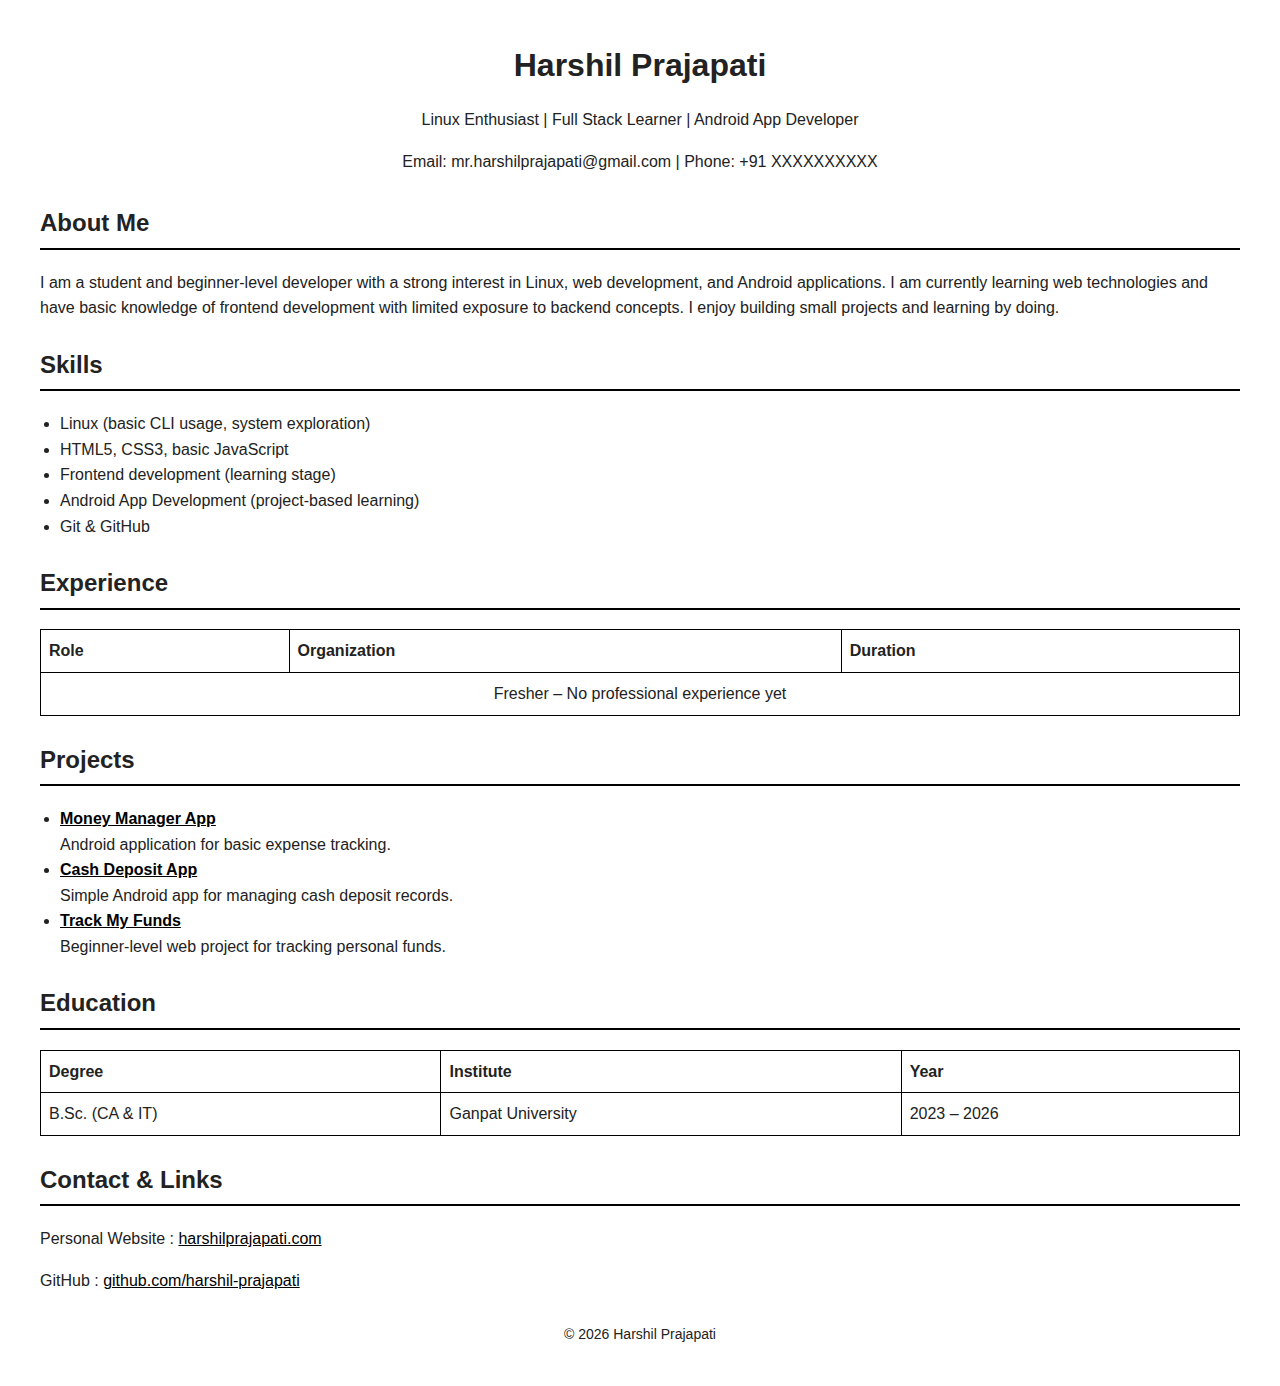
<file: html-resume-page-assignment/index.html>
<!DOCTYPE html>
<html lang="en">

<head>
  <meta charset="UTF-8">
  <meta name="viewport" content="width=device-width, initial-scale=1.0">
  <title>Harshil Prajapati</title>

  <style>
    body {
      font-family: Arial, Helvetica, sans-serif;
      margin: 40px;
      color: #222;
      line-height: 1.6;
    }

    header {
      text-align: center;
      margin-bottom: 30px;
    }

    h1 {
      margin-bottom: 5px;
    }

    section {
      margin-bottom: 25px;
    }

    h2 {
      border-bottom: 2px solid #000;
      padding-bottom: 5px;
    }

    ul {
      padding-left: 20px;
    }

    table {
      width: 100%;
      border-collapse: collapse;
      margin-top: 10px;
    }

    table,
    th,
    td {
      border: 1px solid #000;
    }

    th,
    td {
      padding: 8px;
      text-align: left;
    }

    footer {
      text-align: center;
      margin-top: 30px;
      font-size: 14px;
    }

    a {
      color: #000;
    }
  </style>
</head>

<body>

  <header>
    <h1>Harshil Prajapati</h1>
    <p>Linux Enthusiast | Full Stack Learner | Android App Developer</p>
    <p>Email: mr.harshilprajapati@gmail.com | Phone: +91 XXXXXXXXXX</p>
  </header>

  <section>
    <h2>About Me</h2>
    <p>
      I am a student and beginner-level developer with a strong interest in Linux,
      web development, and Android applications. I am currently learning web technologies
      and have basic knowledge of frontend development with limited exposure to backend concepts.
      I enjoy building small projects and learning by doing.
    </p>
  </section>

  <section>
    <h2>Skills</h2>
    <ul>
      <li>Linux (basic CLI usage, system exploration)</li>
      <li>HTML5, CSS3, basic JavaScript</li>
      <li>Frontend development (learning stage)</li>
      <li>Android App Development (project-based learning)</li>
      <li>Git & GitHub</li>
    </ul>
  </section>

  <section>
    <h2>Experience</h2>
    <table>
      <tr>
        <th>Role</th>
        <th>Organization</th>
        <th>Duration</th>
      </tr>
      <tr>
        <td colspan="3" style="text-align:center;">
          Fresher – No professional experience yet
        </td>
      </tr>
    </table>
  </section>

  <section>
    <h2>Projects</h2>
    <ul>
      <li>
        <b><a href="https://play.google.com/store/apps/details?id=com.harshilprajapati.moneymanager" target="_blank">Money Manager App</a></b><br>
        Android application for basic expense tracking.<br>
      </li>

      <li>
        <b><a href="https://play.google.com/store/apps/details?id=com.harshilprajapati.cashdeposit" target="_blank">Cash Deposit App</a></b><br>
        Simple Android app for managing cash deposit records.<br>
      </li>

      <li>
        <b><a href="https://github.com/harshil-prajapati/track-my-funds" target="_blank">Track My Funds</a></b><br>
        Beginner-level web project for tracking personal funds.<br>
      </li>
    </ul>
  </section>

  <section>
    <h2>Education</h2>
    <table>
      <tr>
        <th>Degree</th>
        <th>Institute</th>
        <th>Year</th>
      </tr>
      <tr>
        <td>B.Sc. (CA & IT)</td>
        <td>Ganpat University</td>
        <td>2023 – 2026</td>
      </tr>
    </table>
  </section>

  <section>
    <h2>Contact & Links</h2>
    <p>
      Personal Website :
      <a href="https://harshilprajapati.com/" target="_blank">
        harshilprajapati.com
      </a>
    </p>
    <p>
      GitHub :
      <a href="https://github.com/harshil-prajapati" target="_blank">
        github.com/harshil-prajapati
      </a>
    </p>
  </section>

  <footer>
    <p>© 2026 Harshil Prajapati</p>
  </footer>

</body>

</html>
</file>
<file: dev-tool-landing-page-cursor/styles.css>
:root {
  --color-theme-bg: #14120b;
  --color-theme-fg: #edecec;
  --color-theme-fg-02: #d7d6d5;
  --color-theme-card-hex: #1b1913;
}

* {
  margin: 0;
  padding: 0;
  box-sizing: border-box;
  list-style: none;
  text-decoration: none;
  color: #edecec;
  font-family: Arial, sans-serif;
}

body {
  background-color: var(--color-theme-bg);
  color: var(--color-theme-fg);
  margin: 0;
  padding: 0;
}

.btn {
  background-color: var(--color-theme-fg);
  color: #14120b;
  cursor: pointer;
  font-size: .875rem;
  padding: .4em .75em .42em;
  border-radius: 50px;
}

.btn-ghost {
  border: 1px solid rgba(237, 236, 236, 0.2);
  cursor: pointer;
  font-size: .875rem;
  padding: .4em .75em .42em;
  background-color: transparent;
  border-radius: 50px;
  display: inline-flex;
}

.large-btn {
  background-color: var(--color-theme-fg);
  color: var(--color-theme-bg);
  cursor: pointer;
  font-size: 1rem;
  padding: .78em 1.35em .8em;
  border-radius: 50px;
  display: inline-flex;
  align-items: center;
  border: none;
}

.btn-icon {
  padding-inline-start: .25em;
}

.btn-cta {
  color: #f54e00;
  cursor: pointer;
}

.btn-tertiary {
  color: #f54e00;
  cursor: pointer;
  font-size: 1rem;
  margin-bottom: 20px;
}

.container {
  max-width: 1300px;
  width: 100%;
  margin: 0 auto;
  padding: 0 20px;
}

.header-container {
  display: flex;
  justify-content: space-between;
  align-items: center;
  height: 52px;
  margin-top: 2px;
  position: sticky;
  top: 0;
  z-index: 100;
  background-color: var(--color-theme-bg);
  width: 100%;
  padding: 0 310px;
}

.header-logo {
  display: flex;
  align-items: center;
}

.header-nav-list ul {
  display: flex;
  gap: 20px;
}

.header-nav-list a {
  font-size: .875rem;
  padding: 5.6px 15px 7px;
}

.header-nav-list a:hover {
  opacity: 0.75;
}

.auth-btn {
  display: flex;
  gap: 10px;
}

.hero-container-head {
  margin-top: 116px;
  text-align: left;
}

.hero-container-head h1 {
  font-size: 1.625rem;
  font-weight: 400;
  margin-bottom: 20px;
}

.hero-container-image img {
  width: 100%;
  height: 600px;
  border-radius: 10px;
  filter: brightness(.9);
  margin-top: 60px;
  object-fit: cover;
}

.hero-container-collabration {
  margin-top: 60px;
}

.hero-container-collabration h5 {
  text-align: center;
  margin-bottom: 20px;
  font-size: .875rem;
  font-weight: 400;
}

.hero-container-brand-logos {
  display: flex;
  gap: 8px;
  flex-wrap: wrap;
}

.hero-container-brand-logos-card {
  background-color: #1b1913;
  height: 100px;
  flex: 1;
  min-width: 150px;
  border-radius: 4px;
  display: flex;
  align-items: center;
  justify-content: center;
  font-weight: bold;
  font-size: 16px;
}

.hero-container-brand-logos-card img {
  height: 40px;
  width: auto;
  max-width: 90%;
  object-fit: contain;
  filter: brightness(0.9);
}

.hero-container-agent {
  background-color: #1b1913;
  display: flex;
  justify-content: space-between;
  align-items: center;
  padding: 20px;
  margin-top: 100px;
  gap: 40px;
  border-radius: 10px;
}

.hero-container-agent:hover {
  background-color: rgba(29, 27, 21, 0.76);
}

.hero-container-agent-left {
  max-width: 30%;
}

.hero-container-agent-left h3 {
  font-size: 1.375rem;
  line-height: 1.3;
  font-weight: 400;
}

.hero-container-agent-left h3:nth-child(2) {
  color: rgba(237, 236, 236, 0.6);
  margin-bottom: 16px;
}

.hero-container-agent-right {
  flex: 1;
  border-radius: 10px;
  overflow: hidden;
}

.hero-container-agent-right img {
  width: 100%;
  height: 600px;
  border-radius: 10px;
  filter: brightness(.9);
  object-fit: cover;
}

.hero-container-testimonials h2 {
  margin-top: 140px;
  text-align: center;
  margin-bottom: 30px;
  font-size: 2.25rem;
  font-weight: 400;
  line-height: 1.2;
}

.hero-container-testimonials-grid {
  display: grid;
  grid-template-columns: repeat(auto-fit, minmax(350px, 1fr));
  gap: 20px;
}

.cards {
  background-color: #1b1913;
  border-radius: 4px;
  padding: 20px;
  display: flex;
  flex-direction: column;
}

.cards p {
  font-size: 1rem;
  line-height: 1.5;
}

.card-footer {
  margin-top: 80px;
  display: flex;
}

.avatar-image {
  width: 42px;
  height: 42px;
  border-radius: 3px;
  margin-right: 10px;
  object-fit: cover;
}

.card-footer-details p {
  font-size: .875rem;
  line-height: 1.5;
}

.card-footer-details p:nth-child(2) {
  color: rgba(237, 236, 236, 0.6);
}

.hero-container-new-features {
  margin-top: 140px;
}

.hero-container-new-features h2 {
  font-size: 1.625rem;
  font-weight: 400;
  margin-bottom: 30px;
}

.hero-container-new-features-grid {
  display: grid;
  grid-template-columns: repeat(3, 1fr);
  gap: 20px;
}

.hero-container-new-features-card {
  background-color: #1b1913;
  border-radius: 4px;
  padding: 20px;
  display: flex;
  flex-direction: column;
}

.hero-container-new-features-card h3 {
  font-size: 1rem;
  margin-bottom: 6px;
}

.hero-container-new-features-card p {
  font-size: 1rem;
  line-height: 1.5;
  color: rgba(237, 236, 236, 0.6);
  margin-bottom: 20px;
}

.card-image {
  width: 100%;
  height: auto;
  border-radius: 4px;
  margin-top: 24px;
  object-fit: cover;
}

.hero-container-changelog {
  margin-top: 140px;
}

.hero-container-changelog h2 {
  font-size: 1.625rem;
  font-weight: 400;
  margin-bottom: 20px;
}

.hero-container-changelog-grid {
  display: grid;
  grid-template-columns: repeat(4, 1fr);
  gap: 20px;
  margin-bottom: 20px;
}

.hero-container-changelog-card {
  background-color: #1b1913;
  border-radius: 4px;
  padding: 20px;
}

.hero-container-changelog-card-header {
  display: flex;
  gap: 10px;
  margin-bottom: 12px;
}

.version-label {
  font-size: .875rem;
  border: 1px solid;
  border-radius: 50px;
  padding: .28em .65em;
  color: rgba(237, 236, 236, 0.6);
}

.date-label {
  font-size: 1rem;
  color: rgba(237, 236, 236, 0.6);
}

.hero-container-cta-join {
  margin-top: 140px;
}

.hero-container-cta-join-content {
  max-width: 50%;
}

.hero-container-cta-join h2 {
  font-size: 2.25rem;
  font-weight: 400;
  margin-bottom: 20px;
}

.team-photo {
  width: 100%;
  height: auto;
  border-radius: 10px;
  margin-top: 50px;
  object-fit: cover;
}

.hero-containe-recent-highlights {
  margin-top: 140px;
  display: flex;
  gap: 40px;
  padding: 100px 20px;
}

.hero-containe-recent-highlights-container {
  background-color: #1b1913;
}

.hero-containe-recent-highlights h2 {
  font-size: 1rem;
  width: 300px;
  flex-shrink: 0;
}

.hero-containe-recent-highlights-content {
  flex: 1;
  display: flex;
  flex-direction: column;
  gap: 20px;
  max-width: 650px;
}

.hero-containe-recent-highlights-card {
  background-color: #201e18;
  border-radius: 4px;
  padding: 20px;
  width: 100%;
}

.hero-containe-recent-highlights-card h3 {
  font-size: 1rem;
  margin-bottom: 8px;
}

.hero-containe-recent-highlights-card p {
  font-size: 1rem;
  line-height: 1.5;
  color: rgba(237, 236, 236, 0.6);
  margin-bottom: 12px;
}

.card-meta {
  display: flex;
  gap: 8px;
  font-size: .875rem;
}

.card-meta span {
  color: rgba(237, 236, 236, 0.6);
}

.hero-containe-cta-container {
  height: 400px;
  display: flex;
  justify-content: center;
  align-items: center;
  flex-direction: column;
  gap: 20px;
}

.hero-containe-cta-container h3 {
  font-size: 4.5rem;
  font-weight: 400;
  line-height: 1.1;
}

.footer-container {
  padding: 60px 0 40px;
  background-color: #1b1913;
}

.footer-links {
  display: grid;
  grid-template-columns: repeat(5, 1fr);
  gap: 40px;
  margin-bottom: 60px;
}

.footer-column h4 {
  font-size: .875rem;
  margin-bottom: 16px;
  color: rgba(237, 236, 236, 0.6);
}

.footer-column ul {
  display: flex;
  flex-direction: column;
  gap: 12px;
}

.footer-column a {
  font-size: .850rem;
}

.footer-bottom {
  display: flex;
  justify-content: space-between;
  align-items: center;
  padding-top: 40px;
}

.footer-bottom-left {
  display: flex;
  gap: 20px;
  font-size: .875rem;
}

.footer-bottom-left span {
  color: rgba(237, 236, 236, 0.6);
}

.soc-certified {
  display: flex;
  gap: 6px;
}

.soc-certified span:first-child {
  color: var(--color-theme-fg);
}

@media (max-width: 1024px) {
  .hero-container-agent-left {
    max-width: 40%;
  }

  .hero-container-new-features-grid,
  .hero-container-changelog-grid {
    grid-template-columns: repeat(2, 1fr);
  }

  .hero-containe-recent-highlights {
    flex-direction: column;
  }

  .hero-containe-recent-highlights h2 {
    width: 100%;
  }
}

@media (max-width: 768px) {
  .header-nav-list {
    display: none;

  }

  .hero-container-head {
    margin-top: 80px;
  }

  .hero-container-head h1 {
    font-size: 1.25rem;
  }

  .hero-container-image img,
  .hero-container-agent-right img {
    height: 400px;
  }

  .hero-container-agent {
    flex-direction: column;
    margin-top: 60px;
  }

  .hero-container-agent-left {
    max-width: 100%;
  }

  .hero-container-testimonials h2 {
    font-size: 1.5rem;
    margin-top: 80px;
  }

  .hero-container-testimonials-grid {
    grid-template-columns: 1fr;
  }

  .hero-container-new-features-grid,
  .hero-container-changelog-grid {
    grid-template-columns: 1fr;
  }

  .hero-container-cta-join-content {
    max-width: 100%;
  }

  .hero-container-cta-join h2 {
    font-size: 1.5rem;
  }

  .hero-containe-cta-container h3 {
    font-size: 2.5rem;
  }

  .footer-links {
    grid-template-columns: repeat(2, 1fr);
  }
}
</file>
<file: documentation-website-mintlify/styles.css>
* {
  margin: 0;
  padding: 0;
  box-sizing: border-box;
}

body {
  font-family: -apple-system, BlinkMacSystemFont, 'Segoe UI', 'Roboto', 'Oxygen', 'Ubuntu', 'Cantarell', sans-serif;
  -webkit-font-smoothing: antialiased;
  -moz-osx-font-smoothing: grayscale;
  background: #ffffff;
  color: #080909;
  overflow-x: hidden;
}

.container {
  max-width: 1280px;
  margin: 0 auto;
  padding: 0 32px;
}

.header {
  position: fixed;
  top: 0;
  left: 0;
  right: 0;
  background: transparent;
  backdrop-filter: none;
  border-bottom: none;
  z-index: 1000;
  padding: 16px 0;
  transition: all 0.3s ease;
}

.header.scrolled {
  background: rgba(255, 255, 255, 0.1);
  backdrop-filter: blur(20px) saturate(180%);
  -webkit-backdrop-filter: blur(20px) saturate(180%);
  border-bottom: 1px solid rgba(0, 0, 0, 0.1);
  box-shadow: 0 4px 16px rgba(0, 0, 0, 0.1);
}

.header.scrolled .nav a {
  color: #080909;
}

.header.scrolled .btn-secondary {
  background: rgba(8, 9, 9, 0.1);
  color: #080909;
  border-color: rgba(8, 9, 9, 0.2);
}

.header.scrolled .btn-primary {
  background: #080909;
  color: #ffffff;
}

.header-content {
  display: flex;
  align-items: center;
  justify-content: space-between;
}

.logo-img {
  height: 24px;
  width: auto;
  display: block;
}

.nav {
  display: flex;
  gap: 32px;
  align-items: center;
}

.nav a {
  text-decoration: none;
  color: #ffffff;
  font-size: 15px;
  font-weight: 500;
  transition: color 0.3s ease, opacity 0.2s;
}

.nav a:hover {
  opacity: 0.8;
}

.header-buttons {
  display: flex;
  gap: 12px;
  align-items: center;
}

.btn-secondary {
  display: inline-flex;
  align-items: center;
  justify-content: center;
  height: fit-content;
  cursor: pointer;
  gap: 6px;
  white-space: nowrap;
  border-radius: 999px;
  font-weight: 500;
  outline-offset: 2px;
  transition: all 0.1s ease;
  background: rgba(255, 255, 255, 0.15);
  color: #ffffff;
  border: 1px solid rgba(255, 255, 255, 0.2);
  font-size: 15px;
  padding: 4.5px 12px;
  backdrop-filter: blur(10px);
}

.btn-secondary:hover {
  background: rgba(255, 255, 255, 0.25);
  border-color: rgba(255, 255, 255, 0.3);
}

.btn-primary {
  display: inline-flex;
  align-items: center;
  justify-content: center;
  height: fit-content;
  cursor: pointer;
  gap: 6px;
  white-space: nowrap;
  border-radius: 999px;
  font-weight: 500;
  outline-offset: 2px;
  transition: all 0.1s ease;
  background: #ffffff;
  color: #0070e0;
  border: 1px solid transparent;
  font-size: 15px;
  padding: 4.5px 12px;
}

.btn-primary:hover {
  background: rgba(255, 255, 255, 0.95);
  transform: translateY(-1px);
  box-shadow: 0 4px 12px rgba(0, 0, 0, 0.15);
}

.btn-submit {
  display: inline-flex;
  align-items: center;
  justify-content: center;
  height: fit-content;
  cursor: pointer;
  gap: 6px;
  white-space: nowrap;
  border-radius: 999px;
  font-weight: 600;
  outline-offset: 2px;
  transition: all 0.1s ease;
  background: #ffffff;
  color: #0070e0;
  border: none;
  font-size: 15px;
  padding: 12px 24px;
}

.btn-submit:hover {
  background: rgba(255, 255, 255, 0.95);
  transform: translateY(-1px);
  box-shadow: 0 4px 12px rgba(0, 0, 0, 0.2);
}

.btn-primary-large,
.btn-secondary-large,
.btn-enterprise {
  display: inline-flex;
  align-items: center;
  justify-content: center;
  height: fit-content;
  cursor: pointer;
  gap: 6px;
  white-space: nowrap;
  border-radius: 999px;
  font-weight: 600;
  outline-offset: 2px;
  transition: all 0.1s ease;
  font-size: 16px;
  padding: 12px 28px;
}

.btn-primary-large {
  background: #080909;
  color: white;
  border: 1px solid transparent;
}

.btn-primary-large:hover {
  background: #000000;
  transform: translateY(-2px);
  box-shadow: 0 8px 24px rgba(0, 0, 0, 0.2);
}

.btn-secondary-large,
.btn-enterprise {
  background: transparent;
  color: #080909;
  border: 1px solid rgba(8, 9, 9, 0.2);
}

.btn-secondary-large:hover,
.btn-enterprise:hover {
  background: #080909;
  color: white;
  transform: translateY(-1px);
  box-shadow: 0 4px 12px rgba(0, 0, 0, 0.15);
}

.hero {
  padding: 0;
  text-align: center;
  position: relative;
  overflow: hidden;
  background: linear-gradient(180deg, #0070e0 0%, #00adef 30%, #20808d 70%, #80cc28 100%);
  min-height: 100vh;
  height: 100vh;
  display: flex;
  align-items: center;
  justify-content: center;
}

.hero-bg {
  position: absolute;
  top: 0;
  left: 0;
  width: 100%;
  height: 100%;
  background-image: url('assets/bg-light.svg');
  background-size: cover;
  background-position: center;
  background-repeat: no-repeat;
  z-index: 0;
  opacity: 0.9;
}

.hero .container {
  position: relative;
  z-index: 1;
}

.hero-content {
  max-width: 900px;
  margin: 0 auto;
}

.hero-badge {
  display: inline-flex;
  align-items: center;
  gap: 8px;
  padding: 6px 14px;
  border-radius: 20px;
  background: rgba(255, 255, 255, 0.15);
  border: 1px solid rgba(255, 255, 255, 0.25);
  margin-bottom: 28px;
  font-size: 13px;
  box-shadow: 0 2px 8px rgba(0, 0, 0, 0.08);
  backdrop-filter: blur(10px);
}

.badge-new {
  background: #0c8c5e;
  color: white;
  padding: 2px 8px;
  border-radius: 4px;
  font-size: 11px;
  font-weight: 700;
  letter-spacing: 0.5px;
}

.hero-badge span:last-child {
  color: #ffffff;
  font-weight: 500;
}

.hero-title {
  font-size: 68px;
  font-weight: 700;
  line-height: 1.15;
  margin-bottom: 20px;
  color: #ffffff;
  text-shadow: 0 2px 16px rgba(0, 0, 0, 0.08);
  letter-spacing: -0.02em;
}

.hero-subtitle {
  font-size: 17px;
  color: rgba(255, 255, 255, 0.92);
  margin-bottom: 36px;
  line-height: 1.65;
  text-shadow: 0 1px 8px rgba(0, 0, 0, 0.08);
  font-weight: 400;
}

.hero-form {
  display: flex;
  gap: 12px;
  max-width: 500px;
  margin: 0 auto;
  padding: 6px;
  border-radius: 999px;
  border: 1px solid rgba(255, 255, 255, 0.3);
  background: rgba(255, 255, 255, 0.15);
  box-shadow: 0 4px 20px rgba(0, 0, 0, 0.15);
  backdrop-filter: blur(10px);
}

.email-input {
  flex: 1;
  padding: 12px 16px;
  border: none;
  outline: none;
  font-size: 15px;
  background: transparent;
  color: #ffffff;
}

.email-input::placeholder {
  color: rgba(255, 255, 255, 0.7);
}

.dashboard-preview {
  padding: 0;
  position: relative;
  margin-top: -250px;
  z-index: 10;
}

.dashboard-preview .container {
  max-width: 1400px;
}

.dashboard-img {
  width: 100%;
  max-width: 1200px;
  margin: 0 auto;
  display: block;
  border-radius: 16px;
  box-shadow: 0 30px 80px rgba(0, 0, 0, 0.25), 0 0 0 1px rgba(0, 0, 0, 0.05);
  border: 1px solid rgba(255, 255, 255, 0.1);
}

.trusted-section {
  padding: 120px 0 80px;
  text-align: center;
  background: #ffffff;
}

.trusted-img {
  max-width: 100%;
  height: auto;
  opacity: 0.6;
}

.intelligence-section {
  padding: 80px 0;
  text-align: center;
}

.section-title {
  font-size: 48px;
  font-weight: 700;
  margin-bottom: 20px;
  color: #080909;
}

.section-description {
  font-size: 18px;
  color: #20808d;
  line-height: 1.8;
}

.features-section {
  padding: 60px 0;
}

.feature-img {
  width: 100%;
  border-radius: 16px;
  box-shadow: 0 20px 60px rgba(0, 0, 0, 0.12);
}

.assistant-section {
  padding: 120px 0;
}

.assistant-content {
  display: grid;
  grid-template-columns: 1fr 1fr;
  gap: 80px;
  align-items: center;
}

.label-green {
  color: #0c8c5e;
  font-size: 14px;
  font-weight: 600;
  letter-spacing: 1px;
  text-transform: uppercase;
  margin-bottom: 16px;
}

.assistant-title {
  font-size: 40px;
  font-weight: 700;
  margin-bottom: 20px;
  color: #080909;
  line-height: 1.2;
}

.assistant-description {
  font-size: 18px;
  color: #20808d;
  line-height: 1.8;
}

.assistant-img {
  width: 100%;
  border-radius: 16px;
  box-shadow: 0 20px 60px rgba(0, 0, 0, 0.12);
}

.enterprise-section {
  padding: 120px 0;
  background: #f6f6f6;
}

.enterprise-content {
  display: grid;
  grid-template-columns: 1fr 1fr;
  gap: 80px;
  align-items: center;
}

.enterprise-title {
  font-size: 44px;
  font-weight: 700;
  margin-bottom: 20px;
  color: #080909;
  line-height: 1.2;
}

.enterprise-description {
  font-size: 18px;
  color: #20808d;
  line-height: 1.8;
  margin-bottom: 32px;
}

.enterprise-img {
  width: 100%;
  border-radius: 16px;
  box-shadow: 0 20px 60px rgba(0, 0, 0, 0.12);
}

.customers-section {
  padding: 120px 0;
  text-align: center;
  overflow: hidden;
}

.label-customers {
  color: #0c8c5e;
  font-size: 13px;
  font-weight: 600;
  letter-spacing: 1.5px;
  text-transform: uppercase;
  margin-bottom: 16px;
}

.customers-title {
  font-size: 48px;
  font-weight: 700;
  margin-bottom: 20px;
  color: #080909;
}

.customers-description {
  font-size: 18px;
  color: #20808d;
  line-height: 1.8;
  margin-bottom: 60px;
}

.customer-stories-wrapper {
  width: 100%;
  overflow-x: auto;
  overflow-y: hidden;
  -webkit-overflow-scrolling: touch;
  scrollbar-width: none;
  -ms-overflow-style: none;
  padding: 20px 0;
}

.customer-stories-wrapper::-webkit-scrollbar {
  display: none;
}

.customer-stories {
  display: flex;
  gap: 24px;
  padding: 0 32px;
  text-align: left;
  width: max-content;
}

.story-card {
  background: white;
  border-radius: 16px;
  border: 1px solid #f6f6f6;
  overflow: hidden;
  transition: all 0.3s;
  cursor: pointer;
  width: 380px;
  flex-shrink: 0;
}

.story-card:hover {
  transform: translateY(-4px);
  box-shadow: 0 20px 60px rgba(0, 0, 0, 0.12);
  border-color: #0c8c5e;
}

.story-img {
  width: 100%;
  height: 240px;
  object-fit: cover;
}

.story-content {
  padding: 28px;
}

.story-company {
  font-size: 22px;
  font-weight: 700;
  color: #080909;
  margin-bottom: 12px;
}

.story-text {
  font-size: 15px;
  color: #20808d;
  line-height: 1.6;
  margin-bottom: 16px;
  min-height: 90px;
}

.story-link {
  color: #0c8c5e;
  text-decoration: none;
  font-size: 15px;
  font-weight: 600;
  transition: color 0.2s;
  display: inline-flex;
  align-items: center;
  gap: 4px;
}

.story-link:hover {
  color: #0c8b5d;
}

.final-cta {
  padding: 120px 0;
  text-align: center;
}

.cta-title {
  font-size: 56px;
  font-weight: 700;
  margin-bottom: 20px;
  color: #080909;
  line-height: 1.2;
}

.cta-description {
  font-size: 20px;
  color: #20808d;
  margin-bottom: 40px;
}

.cta-buttons {
  display: flex;
  gap: 16px;
  justify-content: center;
  margin-bottom: 80px;
}

.cta-img {
  max-width: 70%;
  height: auto;
  border-radius: 16px;
  box-shadow: 0 20px 60px rgba(0, 0, 0, 0.12);
}

.footer {
  background: #fafafa;
  padding: 80px 0 40px;
  border-top: 1px solid #f0f0f0;
}

.footer-header {
  display: flex;
  justify-content: space-between;
  align-items: center;
  margin-bottom: 60px;
}

.footer-logo {
  height: 24px;
  width: auto;
}

.footer-social {
  display: flex;
  gap: 20px;
}

.footer-social a {
  color: #64748b;
  transition: color 0.2s;
}

.footer-social a:hover {
  color: #0c8c5e;
}

.footer-columns {
  display: grid;
  grid-template-columns: repeat(5, 1fr);
  gap: 60px;
  margin-bottom: 60px;
}

.footer-column h4 {
  font-size: 12px;
  font-weight: 600;
  color: #64748b;
  margin-bottom: 20px;
  letter-spacing: 0.5px;
}

.footer-column ul {
  list-style: none;
}

.footer-column li {
  margin-bottom: 12px;
}

.footer-column a {
  text-decoration: none;
  color: #080909;
  font-size: 14px;
  font-weight: 500;
  transition: color 0.2s;
}

.footer-column a:hover {
  color: #0c8c5e;
}

.footer-security {
  display: flex;
  align-items: center;
  gap: 16px;
  margin-bottom: 40px;
  padding-bottom: 40px;
  border-bottom: 1px solid #e5e7eb;
}

.footer-security span {
  font-size: 14px;
  color: #080909;
  font-weight: 500;
}

.security-badge {
  width: 50px;
  height: 50px;
  border: 2px solid #d1d5db;
  border-radius: 50%;
  display: flex;
  align-items: center;
  justify-content: center;
}

.badge-text {
  font-size: 9px;
  font-weight: 700;
  color: #6b7280;
  text-align: center;
  line-height: 1.2;
}

.footer-bottom {
  display: flex;
  justify-content: space-between;
  align-items: center;
  flex-wrap: wrap;
  gap: 16px;
}

.footer-status {
  display: flex;
  align-items: center;
  gap: 8px;
  font-size: 13px;
  color: #64748b;
}

.status-dot {
  width: 8px;
  height: 8px;
  border-radius: 50%;
  background: #0c8c5e;
}

.footer-copyright {
  font-size: 13px;
  color: #64748b;
}

@media (max-width: 1024px) {
  .hero-title {
    font-size: 56px;
  }
  
  .assistant-content,
  .enterprise-content {
    grid-template-columns: 1fr;
    gap: 40px;
  }
  
  .footer-columns {
    grid-template-columns: repeat(3, 1fr);
  }
}

@media (max-width: 768px) {
  .nav {
    display: none;
  }
  
  .hero-title {
    font-size: 40px;
  }
  
  .hero-subtitle {
    font-size: 16px;
  }
  
  .section-title {
    font-size: 36px;
  }
  
  .footer-columns {
    grid-template-columns: repeat(2, 1fr);
  }
  
  .footer-bottom {
    flex-direction: column;
    align-items: flex-start;
  }
}

@media (max-width: 480px) {
  .container {
    padding: 0 20px;
  }
  
  .hero {
    padding: 80px 0 40px;
  }
  
  .hero-title {
    font-size: 32px;
  }
  
  .hero-form {
    flex-direction: column;
  }
  
  .cta-title {
    font-size: 36px;
  }
  
  .cta-buttons {
    flex-direction: column;
  }
  
  .cta-img {
    max-width: 100%;
  }
  
  .footer-columns {
    grid-template-columns: 1fr;
  }
}
</file>
